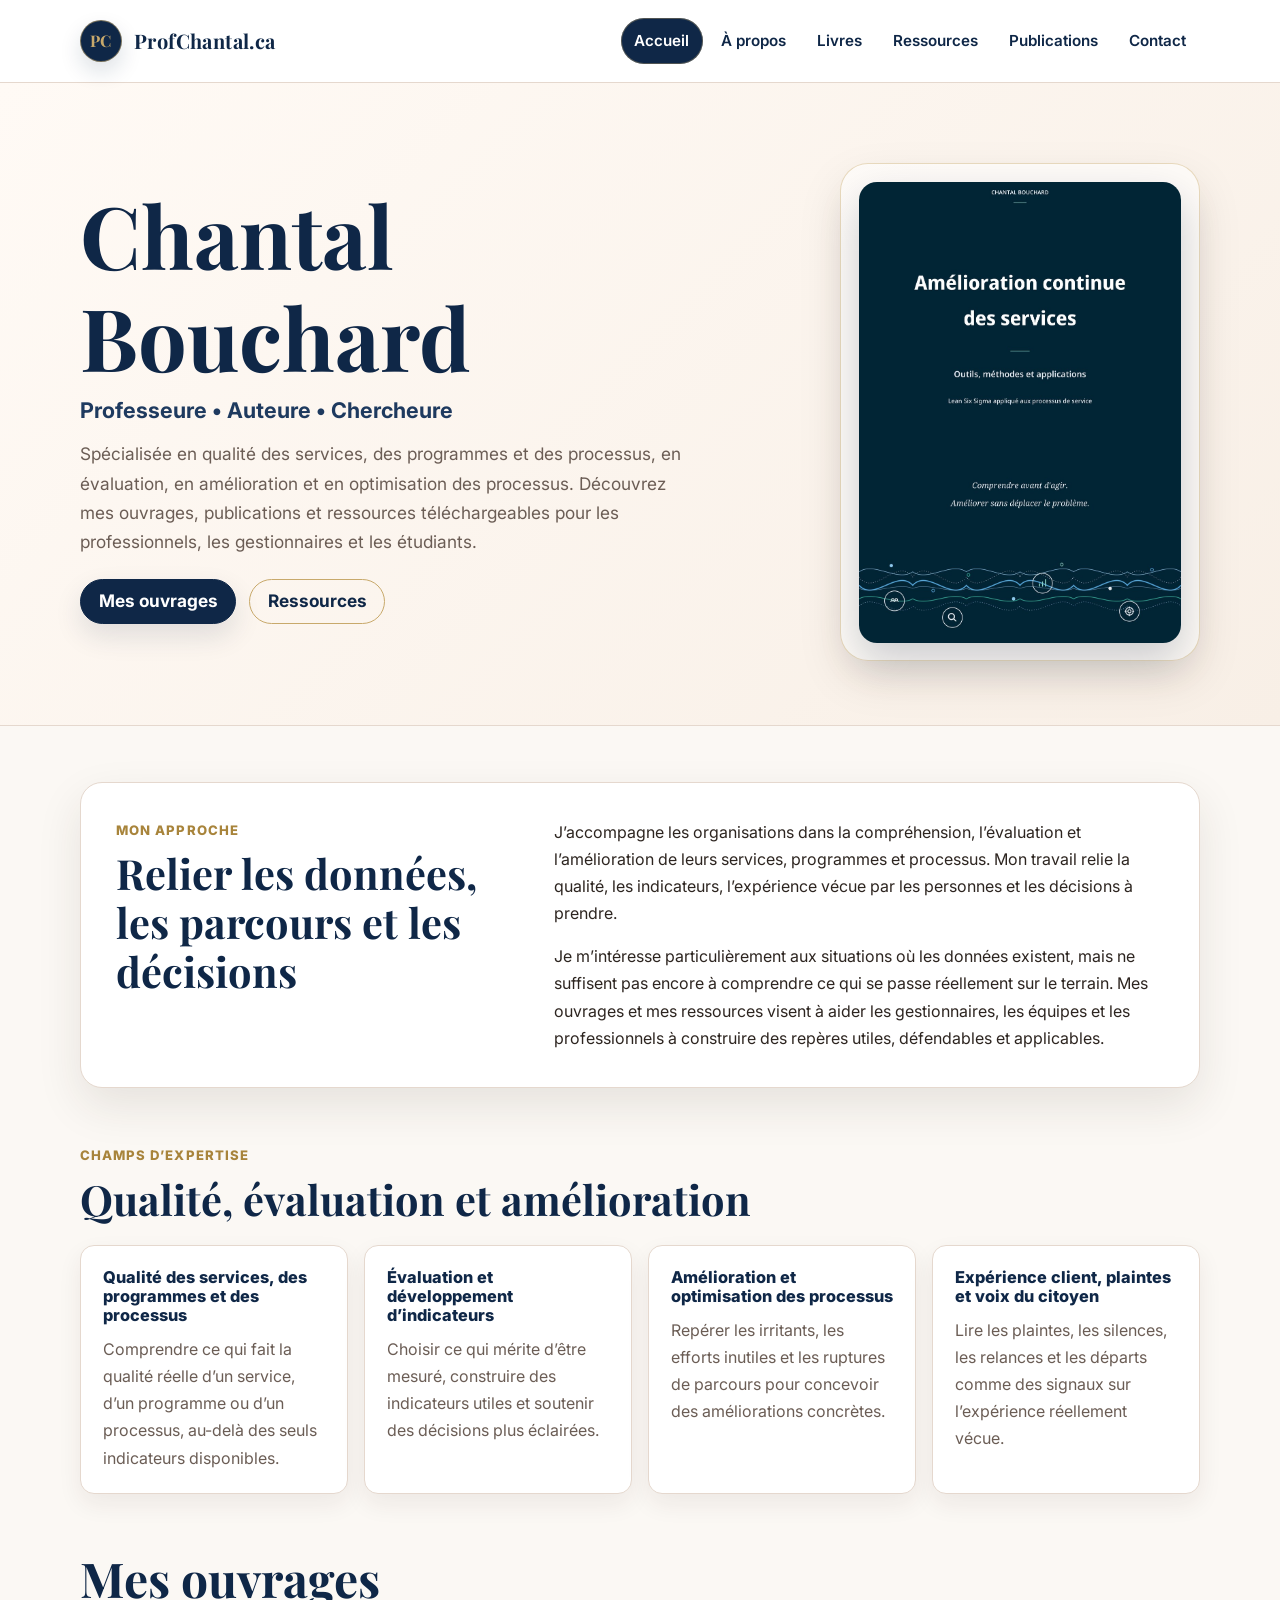
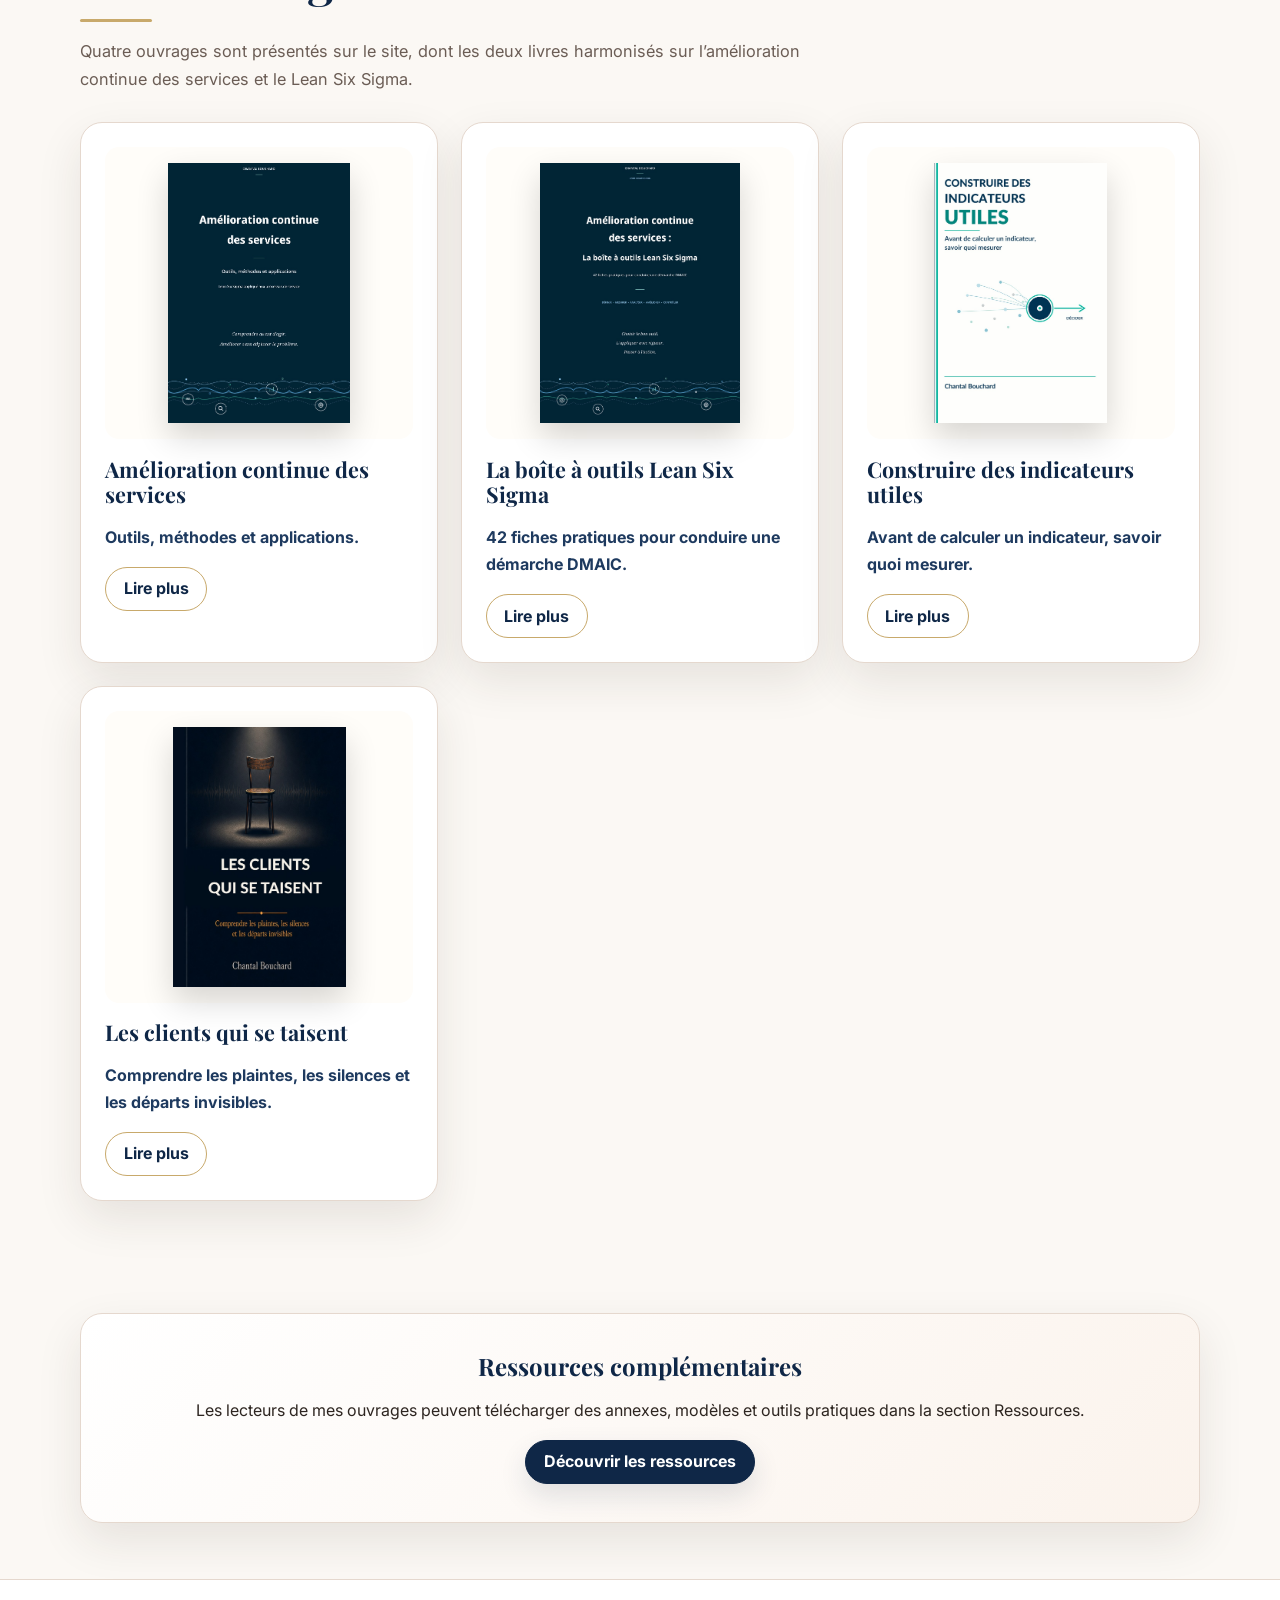
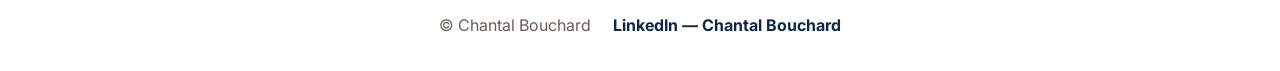
<file: index.html>
<!DOCTYPE html>
<html lang="fr">
<head>
    <meta charset="UTF-8">
    <meta name="viewport" content="width=device-width, initial-scale=1.0">
    <link rel="preconnect" href="https://fonts.googleapis.com">
    <link rel="preconnect" href="https://fonts.gstatic.com" crossorigin>
    <link href="https://fonts.googleapis.com/css2?family=Inter:wght@300;400;500;600;700&family=Playfair+Display:wght@600;700&display=swap" rel="stylesheet">
    <title>Accueil | ProfChantal.ca</title>
    <link rel="stylesheet" href="style.css?v=20">
</head>
<body>
    <header class="site-header">
        <div class="container header-inner">
            <a href="index.html" class="brand" aria-label="Accueil ProfChantal.ca">
                <span class="brand-mark">PC</span>
                <span class="brand-text">ProfChantal.ca</span>
            </a>
            <button class="nav-toggle" type="button" aria-expanded="false" aria-label="Ouvrir le menu">
                <span class="hamburger"></span>
            </button>
            <nav class="main-nav" aria-label="Navigation principale">
                <a href="index.html" class="nav-link active">Accueil</a>
                <a href="pages/apropos.html" class="nav-link">À propos</a>
                <a href="pages/livres.html" class="nav-link">Livres</a>
                <a href="pages/ressources.html" class="nav-link">Ressources</a>
                <a href="pages/publications.html" class="nav-link">Publications</a>
                <a href="pages/contact.html" class="nav-link">Contact</a>
            </nav>
        </div>
    </header>

    <main>
        <section class="hero banner-hero">
            <div class="container hero-content">
                <div class="hero-text">
                    <h1>Chantal Bouchard</h1>
                    <h2>Professeure • Auteure • Chercheure</h2>
                    <p>Spécialisée en qualité des services, des programmes et des processus, en évaluation, en amélioration et en optimisation des processus. Découvrez mes ouvrages, publications et ressources téléchargeables pour les professionnels, les gestionnaires et les étudiants.</p>
                    <p class="hero-cta">
                        <a href="pages/livres.html" class="btn btn-primary">Mes ouvrages</a>
                        <a href="pages/ressources.html" class="btn btn-secondary">Ressources</a>
                    </p>
                </div>
                <div class="hero-visual hero-book-showcase" aria-label="Couverture du livre Amélioration continue des services">
                    <img src="assets/images/amelioration-continue-des-services.jpg?v=20" alt="Couverture du livre Amélioration continue des services">
                </div>
            </div>
        </section>

        <section class="approach-section container">
            <div class="approach-card">
                <div>
                    <p class="section-kicker">Mon approche</p>
                    <h2>Relier les données, les parcours et les décisions</h2>
                </div>
                <div class="approach-text">
                    <p>J’accompagne les organisations dans la compréhension, l’évaluation et l’amélioration de leurs services, programmes et processus. Mon travail relie la qualité, les indicateurs, l’expérience vécue par les personnes et les décisions à prendre.</p>
                    <p>Je m’intéresse particulièrement aux situations où les données existent, mais ne suffisent pas encore à comprendre ce qui se passe réellement sur le terrain. Mes ouvrages et mes ressources visent à aider les gestionnaires, les équipes et les professionnels à construire des repères utiles, défendables et applicables.</p>
                </div>
            </div>
        </section>

        <section class="expertise-section container" aria-labelledby="expertise-title">
            <div class="section-heading">
                <p class="section-kicker">Champs d’expertise</p>
                <h2 id="expertise-title">Qualité, évaluation et amélioration</h2>
            </div>
            <div class="expertise-grid">
                <article class="expertise-card">
                    <h3>Qualité des services, des programmes et des processus</h3>
                    <p>Comprendre ce qui fait la qualité réelle d’un service, d’un programme ou d’un processus, au-delà des seuls indicateurs disponibles.</p>
                </article>
                <article class="expertise-card">
                    <h3>Évaluation et développement d’indicateurs</h3>
                    <p>Choisir ce qui mérite d’être mesuré, construire des indicateurs utiles et soutenir des décisions plus éclairées.</p>
                </article>
                <article class="expertise-card">
                    <h3>Amélioration et optimisation des processus</h3>
                    <p>Repérer les irritants, les efforts inutiles et les ruptures de parcours pour concevoir des améliorations concrètes.</p>
                </article>
                <article class="expertise-card">
                    <h3>Expérience client, plaintes et voix du citoyen</h3>
                    <p>Lire les plaintes, les silences, les relances et les départs comme des signaux sur l’expérience réellement vécue.</p>
                </article>
            </div>
        </section>

        <section class="featured-books container">
            <h2>Mes ouvrages</h2>
            <p class="section-intro">Quatre ouvrages sont présentés sur le site, dont les deux livres harmonisés sur l’amélioration continue des services et le Lean Six Sigma.</p>
            <div class="books-preview">
                <article class="book-preview">
                    <div class="book-preview-cover">
                        <img src="assets/images/amelioration-continue-des-services.jpg?v=20" alt="Amélioration continue des services" loading="lazy">
                    </div>
                    <h3>Amélioration continue des services</h3>
                    <p class="book-preview-tagline">Outils, méthodes et applications.</p>
                    <a href="pages/livres.html#amelioration" class="btn btn-secondary">Lire plus</a>
                </article>

                <article class="book-preview">
                    <div class="book-preview-cover">
                        <img src="assets/images/livre-compagnon-boite-outils-lean-six-sigma.jpg?v=20" alt="Livre compagnon : La boîte à outils Lean Six Sigma" loading="lazy">
                    </div>
                    <h3>La boîte à outils Lean Six Sigma</h3>
                    <p class="book-preview-tagline">42 fiches pratiques pour conduire une démarche DMAIC.</p>
                    <a href="pages/livres.html#livre-compagnon" class="btn btn-secondary">Lire plus</a>
                </article>

                <article class="book-preview">
                    <div class="book-preview-cover">
                        <img src="assets/images/construire-des-indicateurs-utiles.jpg" alt="Construire des indicateurs utiles" loading="lazy">
                    </div>
                    <h3>Construire des indicateurs utiles</h3>
                    <p class="book-preview-tagline">Avant de calculer un indicateur, savoir quoi mesurer.</p>
                    <a href="pages/livres.html#indicateurs" class="btn btn-secondary">Lire plus</a>
                </article>

                <article class="book-preview">
                    <div class="book-preview-cover">
                        <img src="assets/images/les-clients-qui-se-taisent.jpg" alt="Les clients qui se taisent" loading="lazy">
                    </div>
                    <h3>Les clients qui se taisent</h3>
                    <p class="book-preview-tagline">Comprendre les plaintes, les silences et les départs invisibles.</p>
                    <a href="pages/livres.html#clients" class="btn btn-secondary">Lire plus</a>
                </article>
            </div>
        </section>

        <section class="cta-section container">
            <div class="cta-content">
                <h2>Ressources complémentaires</h2>
                <p>Les lecteurs de mes ouvrages peuvent télécharger des annexes, modèles et outils pratiques dans la section Ressources.</p>
                <a href="pages/ressources.html" class="btn btn-primary">Découvrir les ressources</a>
            </div>
        </section>
    </main>

    <footer class="site-footer">
        <div class="container footer-inner">
            <p>© Chantal Bouchard</p>
            <p class="footer-links"><a href="https://www.linkedin.com/in/chantal-bouchard-qualite/" target="_blank" rel="noopener noreferrer">LinkedIn — Chantal Bouchard</a></p>
        </div>
    </footer>
    <script src="assets/js/main.js?v=20" defer></script>


    <script type="application/ld+json">
    {
      "@context": "https://schema.org",
      "@type": "Book",
      "name": "Amélioration continue des services : Outils, méthodes et applications",
      "author": { "@type": "Person", "name": "Chantal Bouchard" },
      "description": "Ouvrage de référence structuré autour du DMAIC pour comprendre, analyser et améliorer les processus de service avec rigueur.",
      "inLanguage": "fr",
      "isbn": "978-2-9825289-8-7",
      "url": "https://www.profchantal.ca/pages/livres.html#amelioration",
      "image": "https://www.profchantal.ca/assets/images/amelioration-continue-des-services.jpg",
      "offers": { "@type": "Offer", "url": "https://www.amazon.ca/-/fr/dp/2982528983", "availability": "https://schema.org/InStock" }
    }
    </script>



    <script type="application/ld+json">
    {
      "@context": "https://schema.org",
      "@type": "Book",
      "name": "Amélioration continue des services : La boîte à outils Lean Six Sigma",
      "alternateName": "Livre compagnon - La boîte à outils Lean Six Sigma des services",
      "author": { "@type": "Person", "name": "Chantal Bouchard" },
      "description": "Livre compagnon rassemblant 42 fiches pratiques organisées selon les cinq phases du DMAIC.",
      "inLanguage": "fr",
      "isbn": "978-2-9825438-0-5",
      "url": "https://www.profchantal.ca/pages/livres.html#livre-compagnon",
      "image": "https://www.profchantal.ca/assets/images/livre-compagnon-boite-outils-lean-six-sigma.jpg",
      "offers": { "@type": "Offer", "url": "https://www.amazon.ca/-/fr/dp/298254380X", "availability": "https://schema.org/InStock" }
    }
    </script>

    <script type="application/ld+json">
    {
      "@context": "https://schema.org",
      "@type": "Book",
      "name": "Construire des indicateurs utiles",
      "author": { "@type": "Person", "name": "Chantal Bouchard" },
      "description": "Un guide pratique pour concevoir des indicateurs pertinents, utiles à la décision et adaptés au contexte organisationnel.",
      "inLanguage": "fr",
      "url": "https://www.profchantal.ca/pages/livres.html#indicateurs",
      "image": "https://www.profchantal.ca/assets/images/construire-des-indicateurs-utiles.jpg",
      "offers": { "@type": "Offer", "url": "https://www.amazon.ca/-/fr/dp/2982528975/", "availability": "https://schema.org/InStock" }
    }
    </script>

    <script type="application/ld+json">
    {
      "@context": "https://schema.org",
      "@type": "Book",
      "name": "Les clients qui se taisent",
      "author": { "@type": "Person", "name": "Chantal Bouchard" },
      "description": "Ouvrage consacré à la compréhension du comportement des clients insatisfaits, des plaintes, des silences et des départs invisibles.",
      "inLanguage": "fr",
      "url": "https://www.profchantal.ca/pages/livres.html#clients",
      "image": "https://www.profchantal.ca/assets/images/les-clients-qui-se-taisent.jpg",
      "offers": { "@type": "Offer", "url": "https://www.amazon.ca/dp/2982528967", "availability": "https://schema.org/InStock" }
    }
    </script>
</body>
</html>
</file>
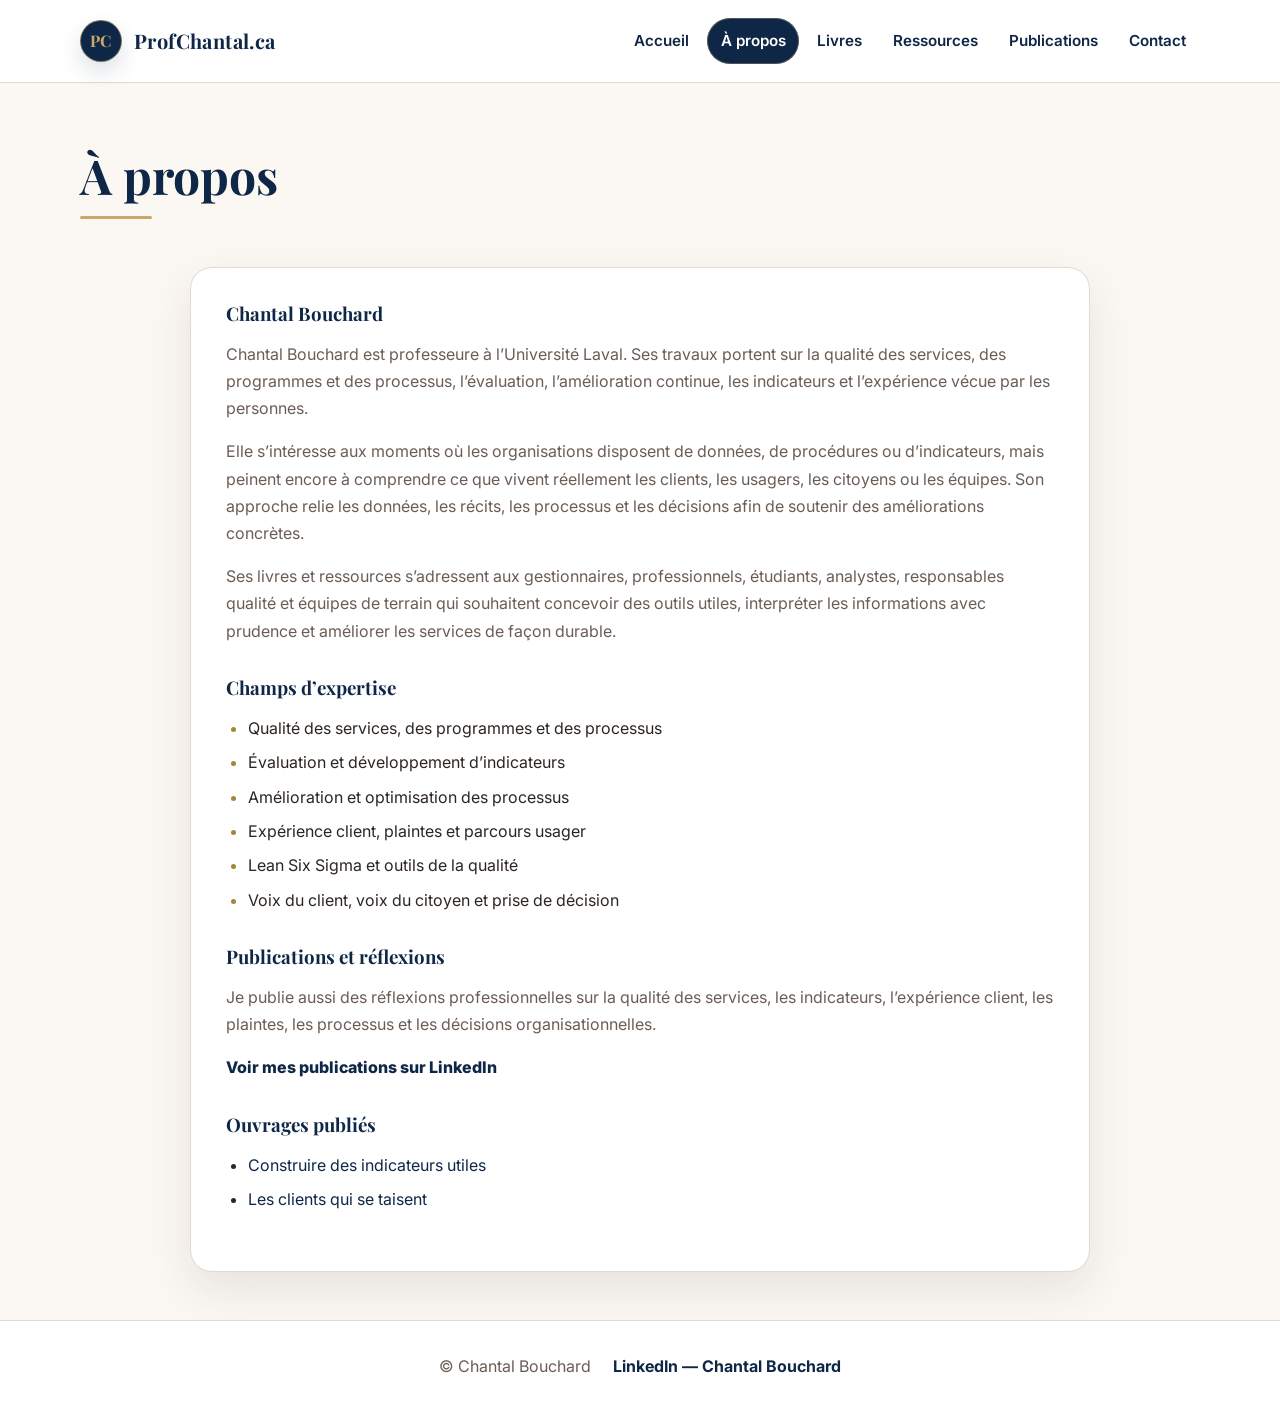
<file: pages/apropos.html>
<!DOCTYPE html>
<html lang="fr">
<head>
    <meta charset="UTF-8">
    <meta name="viewport" content="width=device-width, initial-scale=1.0">
    <link rel="preconnect" href="https://fonts.googleapis.com">
    <link rel="preconnect" href="https://fonts.gstatic.com" crossorigin>
    <link href="https://fonts.googleapis.com/css2?family=Inter:wght@300;400;500;600;700&family=Playfair+Display:wght@600;700&display=swap" rel="stylesheet">
    <title>À propos | ProfChantal.ca</title>
    <link rel="stylesheet" href="../style.css?v=16">
</head>
<body>
    <header class="site-header">
        <div class="container header-inner">
            <a href="../index.html" class="brand" aria-label="Accueil ProfChantal.ca">
                <span class="brand-mark">PC</span>
                <span class="brand-text">ProfChantal.ca</span>
            </a>
            <button class="nav-toggle" type="button" aria-expanded="false" aria-label="Ouvrir le menu">
                <span class="hamburger"></span>
            </button>
            <nav class="main-nav" aria-label="Navigation principale">
                <a href="../index.html" class="nav-link">Accueil</a>
                <a href="apropos.html" class="nav-link active">À propos</a>
                <a href="livres.html" class="nav-link">Livres</a>
                <a href="ressources.html" class="nav-link">Ressources</a>
                <a href="publications.html" class="nav-link">Publications</a>
                <a href="contact.html" class="nav-link">Contact</a>
            </nav>
        </div>
    </header>

    <main>
        <section class="page-intro">
            <h2>À propos</h2>
        </section>

        <section class="content-section">
            <h3>Chantal Bouchard</h3>
            <p>Chantal Bouchard est professeure à l’Université Laval. Ses travaux portent sur la qualité des services, des programmes et des processus, l’évaluation, l’amélioration continue, les indicateurs et l’expérience vécue par les personnes.</p>
            <p>Elle s’intéresse aux moments où les organisations disposent de données, de procédures ou d’indicateurs, mais peinent encore à comprendre ce que vivent réellement les clients, les usagers, les citoyens ou les équipes. Son approche relie les données, les récits, les processus et les décisions afin de soutenir des améliorations concrètes.</p>
            <p>Ses livres et ressources s’adressent aux gestionnaires, professionnels, étudiants, analystes, responsables qualité et équipes de terrain qui souhaitent concevoir des outils utiles, interpréter les informations avec prudence et améliorer les services de façon durable.</p>

            <h3>Champs d’expertise</h3>
            <ul class="expertise-list">
                <li>Qualité des services, des programmes et des processus</li>
                <li>Évaluation et développement d’indicateurs</li>
                <li>Amélioration et optimisation des processus</li>
                <li>Expérience client, plaintes et parcours usager</li>
                <li>Lean Six Sigma et outils de la qualité</li>
                <li>Voix du client, voix du citoyen et prise de décision</li>
            </ul>

            <h3>Publications et réflexions</h3>
            <p>Je publie aussi des réflexions professionnelles sur la qualité des services, les indicateurs, l’expérience client, les plaintes, les processus et les décisions organisationnelles.</p>
            <p><a href="https://www.linkedin.com/in/chantal-bouchard-qualite/" target="_blank" rel="noopener noreferrer" class="text-link-strong">Voir mes publications sur LinkedIn</a></p>

            <h3>Ouvrages publiés</h3>
            <ul>
                <li><a href="livres.html#indicateurs">Construire des indicateurs utiles</a></li>
                <li><a href="livres.html#clients">Les clients qui se taisent</a></li>
            </ul>
        </section>
    </main>

    <footer class="site-footer">
        <div class="container footer-inner">
            <p>© Chantal Bouchard</p>
            <p class="footer-links"><a href="https://www.linkedin.com/in/chantal-bouchard-qualite/" target="_blank" rel="noopener noreferrer">LinkedIn — Chantal Bouchard</a></p>
        </div>
    </footer>
    <script src="../assets/js/main.js?v=16" defer></script>
</body>
</html>
</file>
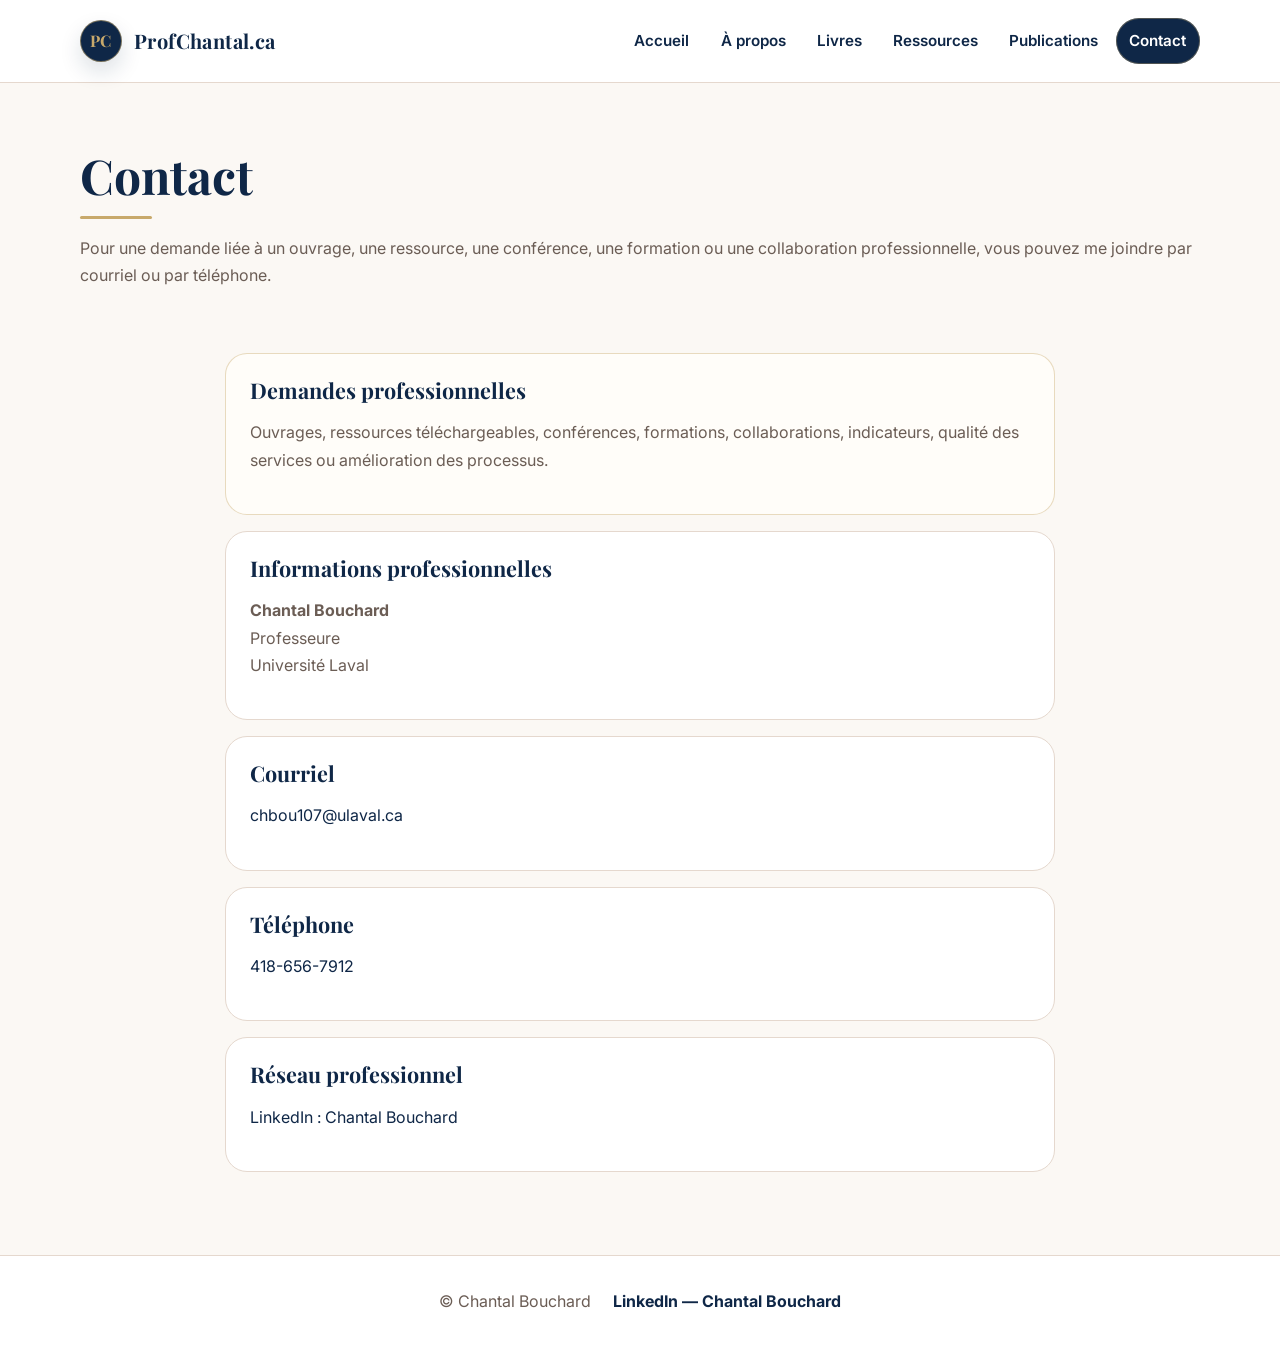
<file: pages/contact.html>
<!DOCTYPE html>
<html lang="fr">
<head>
    <meta charset="UTF-8">
    <meta name="viewport" content="width=device-width, initial-scale=1.0">
    <link rel="preconnect" href="https://fonts.googleapis.com">
    <link rel="preconnect" href="https://fonts.gstatic.com" crossorigin>
    <link href="https://fonts.googleapis.com/css2?family=Inter:wght@300;400;500;600;700&family=Playfair+Display:wght@600;700&display=swap" rel="stylesheet">
    <title>Contact | ProfChantal.ca</title>
    <link rel="stylesheet" href="../style.css?v=16">
</head>
<body>
    <header class="site-header">
        <div class="container header-inner">
            <a href="../index.html" class="brand" aria-label="Accueil ProfChantal.ca">
                <span class="brand-mark">PC</span>
                <span class="brand-text">ProfChantal.ca</span>
            </a>
            <button class="nav-toggle" type="button" aria-expanded="false" aria-label="Ouvrir le menu">
                <span class="hamburger"></span>
            </button>
            <nav class="main-nav" aria-label="Navigation principale">
                <a href="../index.html" class="nav-link">Accueil</a>
                <a href="apropos.html" class="nav-link">À propos</a>
                <a href="livres.html" class="nav-link">Livres</a>
                <a href="ressources.html" class="nav-link">Ressources</a>
                <a href="publications.html" class="nav-link">Publications</a>
                <a href="contact.html" class="nav-link active">Contact</a>
            </nav>
        </div>
    </header>

    <main>
        <section class="page-intro">
            <h2>Contact</h2>
            <p>Pour une demande liée à un ouvrage, une ressource, une conférence, une formation ou une collaboration professionnelle, vous pouvez me joindre par courriel ou par téléphone.</p>
        </section>

        <section class="content-section contact-info">
            <div class="contact-card contact-card-intro">
                <h4>Demandes professionnelles</h4>
                <p>Ouvrages, ressources téléchargeables, conférences, formations, collaborations, indicateurs, qualité des services ou amélioration des processus.</p>
            </div>

            <div class="contact-card">
                <h4>Informations professionnelles</h4>
                <p><strong>Chantal Bouchard</strong><br>Professeure<br>Université Laval</p>
            </div>

            <div class="contact-card">
                <h4>Courriel</h4>
                <p><a href="mailto:chbou107@ulaval.ca">chbou107@ulaval.ca</a></p>
            </div>

            <div class="contact-card">
                <h4>Téléphone</h4>
                <p><a href="tel:+14186567912">418-656-7912</a></p>
            </div>

            <div class="contact-card">
                <h4>Réseau professionnel</h4>
                <p><a href="https://www.linkedin.com/in/chantal-bouchard-qualite/" target="_blank" rel="noopener noreferrer">LinkedIn : Chantal Bouchard</a></p>
            </div>
        </section>
    </main>

    <footer class="site-footer">
        <div class="container footer-inner">
            <p>© Chantal Bouchard</p>
            <p class="footer-links"><a href="https://www.linkedin.com/in/chantal-bouchard-qualite/" target="_blank" rel="noopener noreferrer">LinkedIn — Chantal Bouchard</a></p>
        </div>
    </footer>
    <script src="../assets/js/main.js?v=16" defer></script>
</body>
</html>
</file>
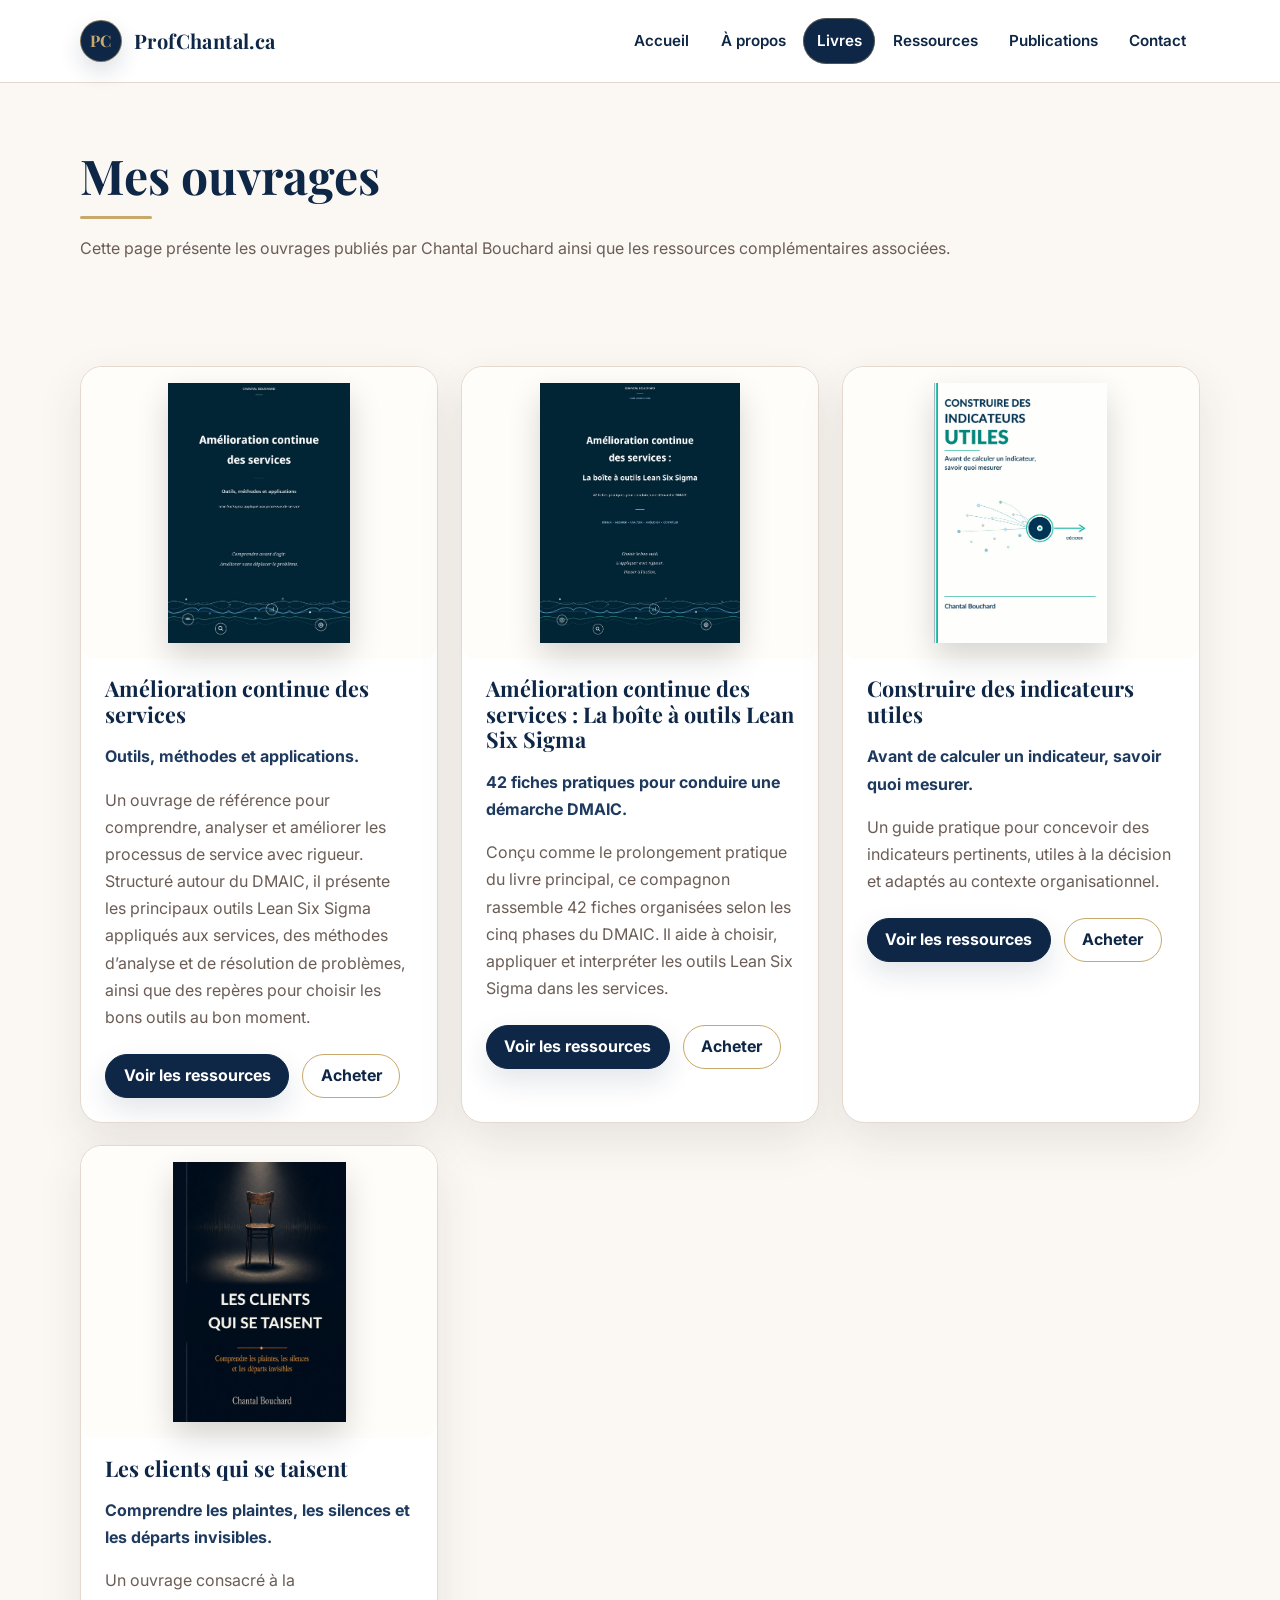
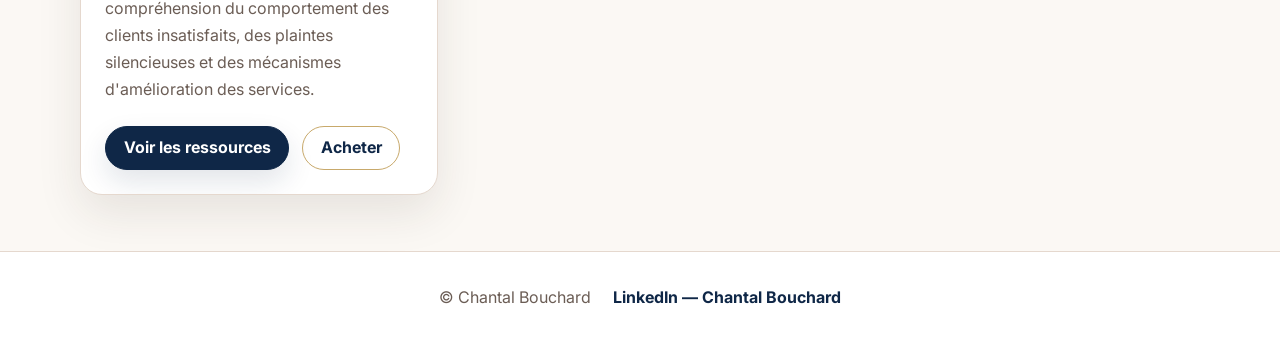
<file: pages/livres.html>
<!DOCTYPE html>
<html lang="fr">
<head>
    <meta charset="UTF-8">
    <meta name="viewport" content="width=device-width, initial-scale=1.0">
    <link rel="preconnect" href="https://fonts.googleapis.com">
    <link rel="preconnect" href="https://fonts.gstatic.com" crossorigin>
    <link href="https://fonts.googleapis.com/css2?family=Inter:wght@300;400;500;600;700&family=Playfair+Display:wght@600;700&display=swap" rel="stylesheet">
    <title>Livres | ProfChantal.ca</title>
    <link rel="stylesheet" href="../style.css?v=16">
</head>
<body>
    <header class="site-header">
        <div class="container header-inner">
            <a href="../index.html" class="brand" aria-label="Accueil ProfChantal.ca">
                <span class="brand-mark">PC</span>
                <span class="brand-text">ProfChantal.ca</span>
            </a>
            <button class="nav-toggle" type="button" aria-expanded="false" aria-label="Ouvrir le menu">
                <span class="hamburger"></span>
            </button>
            <nav class="main-nav" aria-label="Navigation principale">
                <a href="../index.html" class="nav-link">Accueil</a>
                <a href="apropos.html" class="nav-link">À propos</a>
                <a href="livres.html" class="nav-link active">Livres</a>
                <a href="ressources.html" class="nav-link">Ressources</a>
                <a href="publications.html" class="nav-link">Publications</a>
                <a href="contact.html" class="nav-link">Contact</a>
            </nav>
        </div>
    </header>

    <main>
        <section class="page-intro">
            <h2>Mes ouvrages</h2>
            <p>Cette page présente les ouvrages publiés par Chantal Bouchard ainsi que les ressources complémentaires associées.</p>
        </section>

        <section class="books-grid">
            <article class="book-card" id="amelioration">
                <div class="book-cover-placeholder">
                    <img src="../assets/images/amelioration-continue-des-services.jpg?v=16" alt="Couverture : Amélioration continue des services" loading="lazy">
                </div>
                <div class="book-content">
                    <h3>Amélioration continue des services</h3>
                    <p class="book-tagline">Outils, méthodes et applications.</p>
                    <p class="book-description">Un ouvrage de référence pour comprendre, analyser et améliorer les processus de service avec rigueur. Structuré autour du DMAIC, il présente les principaux outils Lean Six Sigma appliqués aux services, des méthodes d’analyse et de résolution de problèmes, ainsi que des repères pour choisir les bons outils au bon moment.</p>
                    <div class="book-actions">
                        <a href="ressources.html#amelioration" class="btn btn-primary">Voir les ressources</a>
                        <a href="https://www.amazon.ca/-/fr/dp/2982528983" class="btn btn-outline" target="_blank" rel="noopener noreferrer">Acheter</a>
                    </div>
                </div>
            </article>


            <article class="book-card" id="livre-compagnon">
                <div class="book-cover-placeholder">
                    <img src="../assets/images/livre-compagnon-boite-outils-lean-six-sigma.jpg?v=16" alt="Couverture : La boîte à outils Lean Six Sigma" loading="lazy">
                </div>
                <div class="book-content">
                    <h3>Amélioration continue des services : La boîte à outils Lean Six Sigma</h3>
                    <p class="book-tagline">42 fiches pratiques pour conduire une démarche DMAIC.</p>
                    <p class="book-description">Conçu comme le prolongement pratique du livre principal, ce compagnon rassemble 42 fiches organisées selon les cinq phases du DMAIC. Il aide à choisir, appliquer et interpréter les outils Lean Six Sigma dans les services.</p>
                    <div class="book-actions">
                        <a href="ressources.html#livre-compagnon" class="btn btn-primary">Voir les ressources</a>
                        <a href="https://www.amazon.ca/-/fr/dp/298254380X" class="btn btn-outline" target="_blank" rel="noopener noreferrer">Acheter</a>
                    </div>
                </div>
            </article>

            <article class="book-card" id="indicateurs">
                <div class="book-cover-placeholder">
                    <img src="../assets/images/construire-des-indicateurs-utiles.jpg" alt="Couverture : Construire des indicateurs utiles" loading="lazy">
                </div>
                <div class="book-content">
                    <h3>Construire des indicateurs utiles</h3>
                    <p class="book-tagline">Avant de calculer un indicateur, savoir quoi mesurer.</p>
                    <p class="book-description">Un guide pratique pour concevoir des indicateurs pertinents, utiles à la décision et adaptés au contexte organisationnel.</p>
                    <div class="book-actions">
                        <a href="ressources.html#indicateurs" class="btn btn-primary">Voir les ressources</a>
                        <a href="https://www.amazon.ca/-/fr/dp/2982528975/" class="btn btn-outline" target="_blank" rel="noopener noreferrer">Acheter</a>
                    </div>
                </div>
            </article>

            <article class="book-card" id="clients">
                <div class="book-cover-placeholder">
                    <img src="../assets/images/les-clients-qui-se-taisent.jpg" alt="Couverture : Les clients qui se taisent" loading="lazy">
                </div>
                <div class="book-content">
                    <h3>Les clients qui se taisent</h3>
                    <p class="book-tagline">Comprendre les plaintes, les silences et les départs invisibles.</p>
                    <p class="book-description">Un ouvrage consacré à la compréhension du comportement des clients insatisfaits, des plaintes silencieuses et des mécanismes d'amélioration des services.</p>
                    <div class="book-actions">
                        <a href="ressources.html#clients" class="btn btn-primary">Voir les ressources</a>
                        <a href="https://www.amazon.ca/dp/2982528967" class="btn btn-outline" target="_blank" rel="noopener noreferrer">Acheter</a>
                    </div>
                </div>
            </article>
        </section>
    </main>

    <footer class="site-footer">
        <div class="container footer-inner">
            <p>© Chantal Bouchard</p>
            <p class="footer-links"><a href="https://www.linkedin.com/in/chantal-bouchard-qualite/" target="_blank" rel="noopener noreferrer">LinkedIn — Chantal Bouchard</a></p>
        </div>
    </footer>
    <script src="../assets/js/main.js?v=16" defer></script>
</body>
</html>
</file>
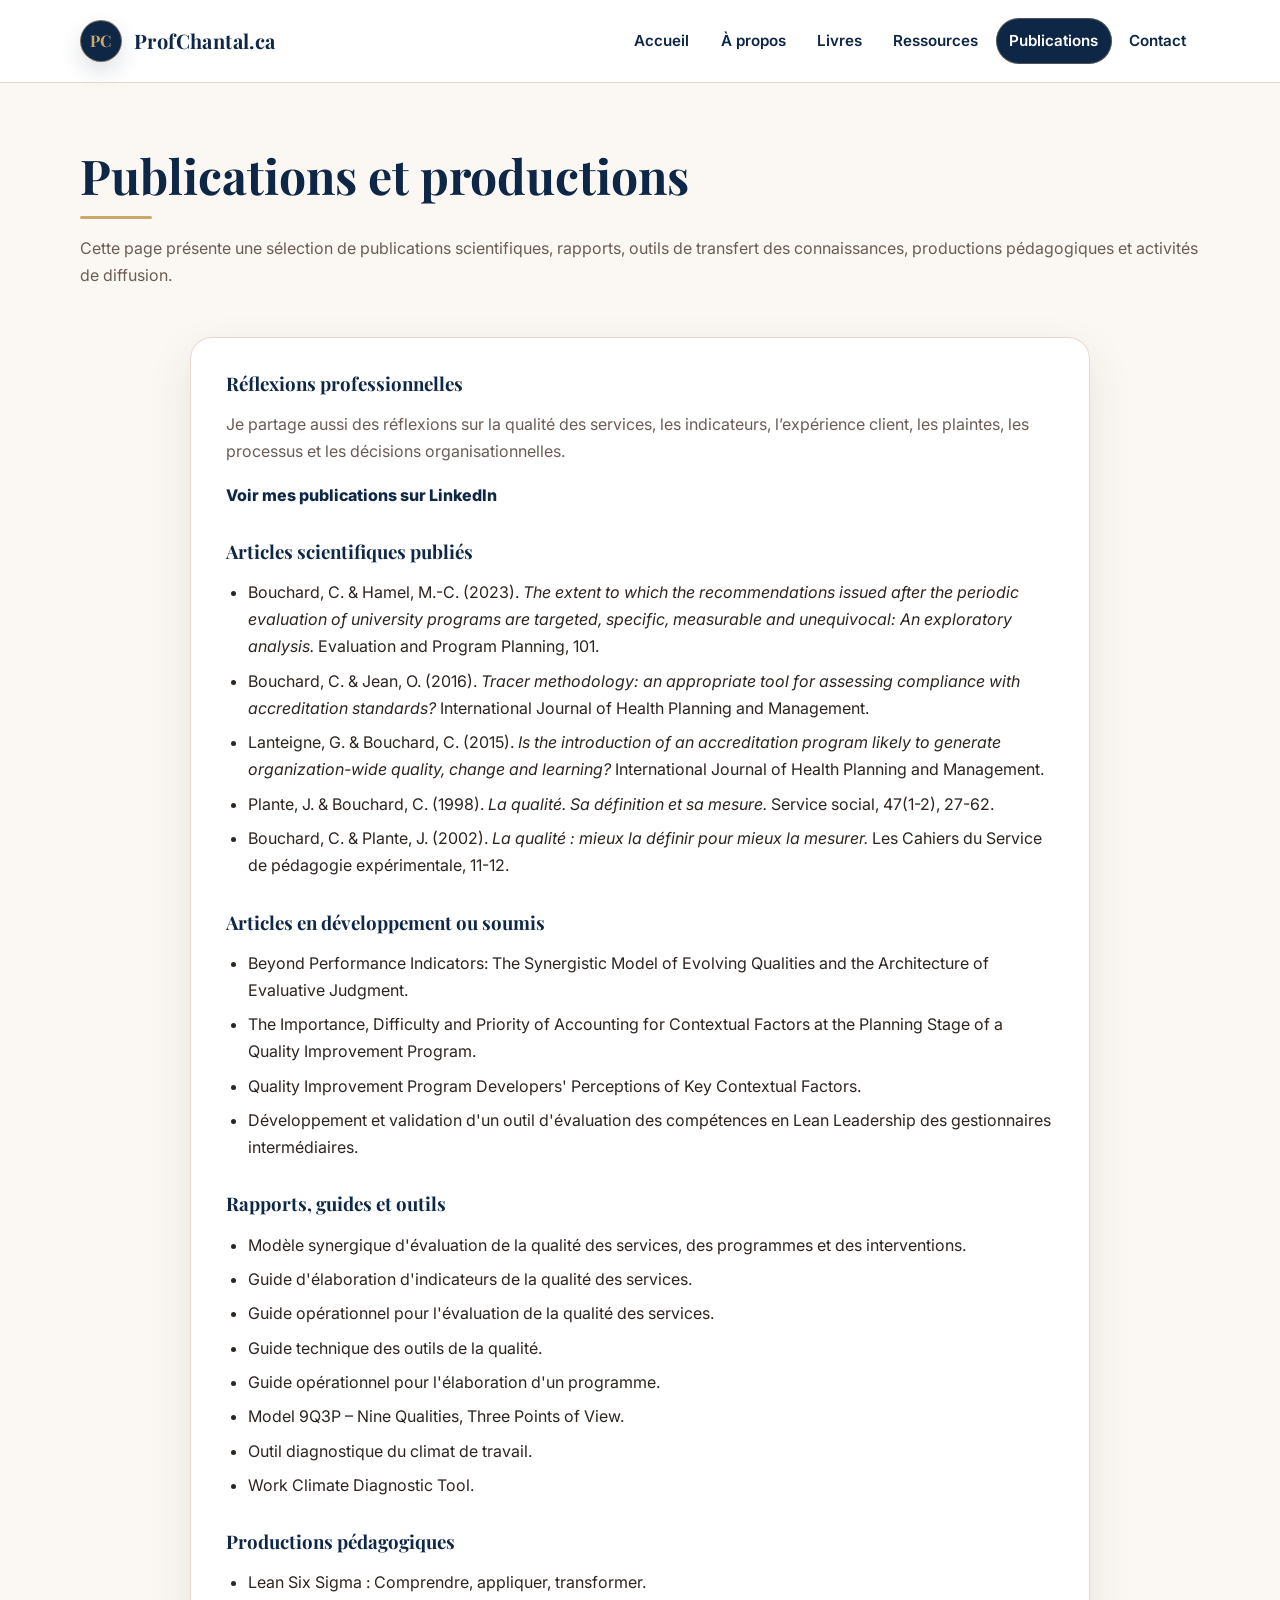
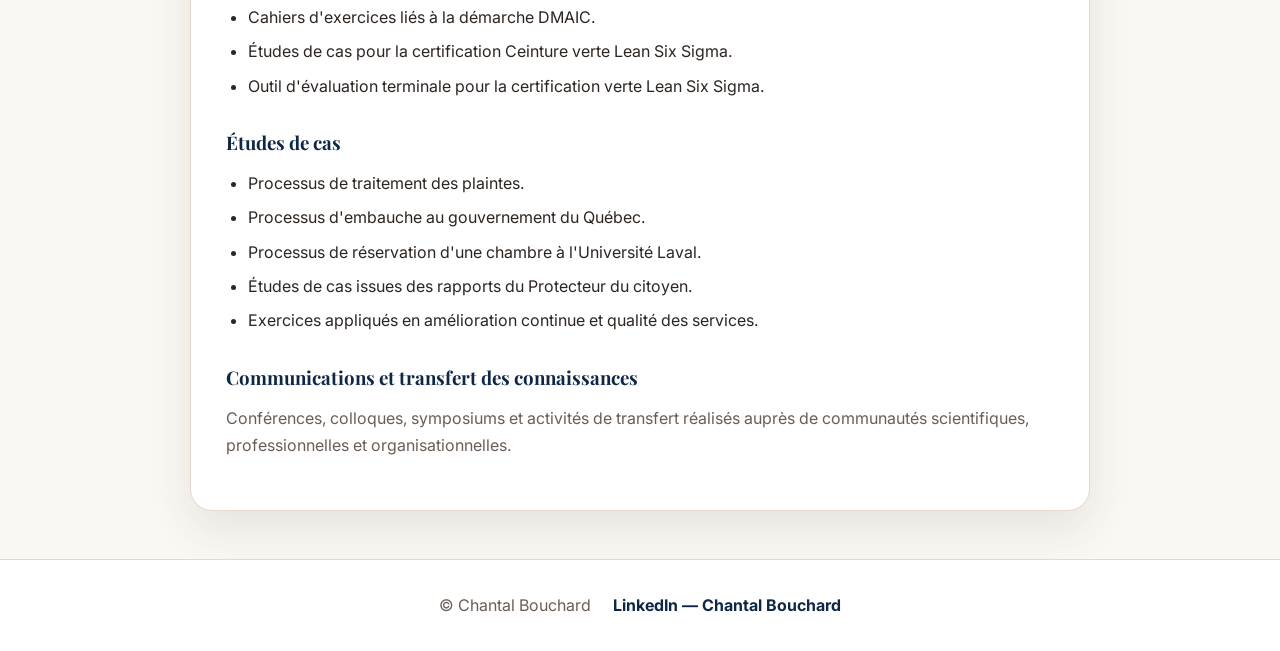
<file: pages/publications.html>
<!DOCTYPE html>
<html lang="fr">
<head>
    <meta charset="UTF-8">
    <meta name="viewport" content="width=device-width, initial-scale=1.0">
    <link rel="preconnect" href="https://fonts.googleapis.com">
    <link rel="preconnect" href="https://fonts.gstatic.com" crossorigin>
    <link href="https://fonts.googleapis.com/css2?family=Inter:wght@300;400;500;600;700&family=Playfair+Display:wght@600;700&display=swap" rel="stylesheet">
    <title>Publications | ProfChantal.ca</title>
    <link rel="stylesheet" href="../style.css?v=16">
</head>
<body>
    <header class="site-header">
        <div class="container header-inner">
            <a href="../index.html" class="brand" aria-label="Accueil ProfChantal.ca">
                <span class="brand-mark">PC</span>
                <span class="brand-text">ProfChantal.ca</span>
            </a>
            <button class="nav-toggle" type="button" aria-expanded="false" aria-label="Ouvrir le menu">
                <span class="hamburger"></span>
            </button>
            <nav class="main-nav" aria-label="Navigation principale">
                <a href="../index.html" class="nav-link">Accueil</a>
                <a href="apropos.html" class="nav-link">À propos</a>
                <a href="livres.html" class="nav-link">Livres</a>
                <a href="ressources.html" class="nav-link">Ressources</a>
                <a href="publications.html" class="nav-link active">Publications</a>
                <a href="contact.html" class="nav-link">Contact</a>
            </nav>
        </div>
    </header>

    <main>
        <section class="page-intro">
            <h2>Publications et productions</h2>
            <p>Cette page présente une sélection de publications scientifiques, rapports, outils de transfert des connaissances, productions pédagogiques et activités de diffusion.</p>
        </section>

        <section class="content-section">
            <h3>Réflexions professionnelles</h3>
            <p>Je partage aussi des réflexions sur la qualité des services, les indicateurs, l’expérience client, les plaintes, les processus et les décisions organisationnelles.</p>
            <p><a href="https://www.linkedin.com/in/chantal-bouchard-qualite/" target="_blank" rel="noopener noreferrer" class="text-link-strong">Voir mes publications sur LinkedIn</a></p>

            <h3>Articles scientifiques publiés</h3>
            <ul>
                <li>Bouchard, C. & Hamel, M.-C. (2023). <em>The extent to which the recommendations issued after the periodic evaluation of university programs are targeted, specific, measurable and unequivocal: An exploratory analysis.</em> Evaluation and Program Planning, 101.</li>
                <li>Bouchard, C. & Jean, O. (2016). <em>Tracer methodology: an appropriate tool for assessing compliance with accreditation standards?</em> International Journal of Health Planning and Management.</li>
                <li>Lanteigne, G. & Bouchard, C. (2015). <em>Is the introduction of an accreditation program likely to generate organization-wide quality, change and learning?</em> International Journal of Health Planning and Management.</li>
                <li>Plante, J. & Bouchard, C. (1998). <em>La qualité. Sa définition et sa mesure.</em> Service social, 47(1-2), 27-62.</li>
                <li>Bouchard, C. & Plante, J. (2002). <em>La qualité : mieux la définir pour mieux la mesurer.</em> Les Cahiers du Service de pédagogie expérimentale, 11-12.</li>
            </ul>

            <h3>Articles en développement ou soumis</h3>
            <ul>
                <li>Beyond Performance Indicators: The Synergistic Model of Evolving Qualities and the Architecture of Evaluative Judgment.</li>
                <li>The Importance, Difficulty and Priority of Accounting for Contextual Factors at the Planning Stage of a Quality Improvement Program.</li>
                <li>Quality Improvement Program Developers' Perceptions of Key Contextual Factors.</li>
                <li>Développement et validation d'un outil d'évaluation des compétences en Lean Leadership des gestionnaires intermédiaires.</li>
            </ul>

            <h3>Rapports, guides et outils</h3>
            <ul>
                <li>Modèle synergique d'évaluation de la qualité des services, des programmes et des interventions.</li>
                <li>Guide d'élaboration d'indicateurs de la qualité des services.</li>
                <li>Guide opérationnel pour l'évaluation de la qualité des services.</li>
                <li>Guide technique des outils de la qualité.</li>
                <li>Guide opérationnel pour l'élaboration d'un programme.</li>
                <li>Model 9Q3P – Nine Qualities, Three Points of View.</li>
                <li>Outil diagnostique du climat de travail.</li>
                <li>Work Climate Diagnostic Tool.</li>
            </ul>

            <h3>Productions pédagogiques</h3>
            <ul>
                <li>Lean Six Sigma : Comprendre, appliquer, transformer.</li>
                <li>Cahiers d'exercices liés à la démarche DMAIC.</li>
                <li>Études de cas pour la certification Ceinture verte Lean Six Sigma.</li>
                <li>Outil d'évaluation terminale pour la certification verte Lean Six Sigma.</li>
            </ul>

            <h3>Études de cas</h3>
            <ul>
                <li>Processus de traitement des plaintes.</li>
                <li>Processus d'embauche au gouvernement du Québec.</li>
                <li>Processus de réservation d'une chambre à l'Université Laval.</li>
                <li>Études de cas issues des rapports du Protecteur du citoyen.</li>
                <li>Exercices appliqués en amélioration continue et qualité des services.</li>
            </ul>

            <h3>Communications et transfert des connaissances</h3>
            <p>Conférences, colloques, symposiums et activités de transfert réalisés auprès de communautés scientifiques, professionnelles et organisationnelles.</p>
        </section>
    </main>

    <footer class="site-footer">
        <div class="container footer-inner">
            <p>© Chantal Bouchard</p>
            <p class="footer-links"><a href="https://www.linkedin.com/in/chantal-bouchard-qualite/" target="_blank" rel="noopener noreferrer">LinkedIn — Chantal Bouchard</a></p>
        </div>
    </footer>
    <script src="../assets/js/main.js?v=16" defer></script>
</body>
</html>
</file>
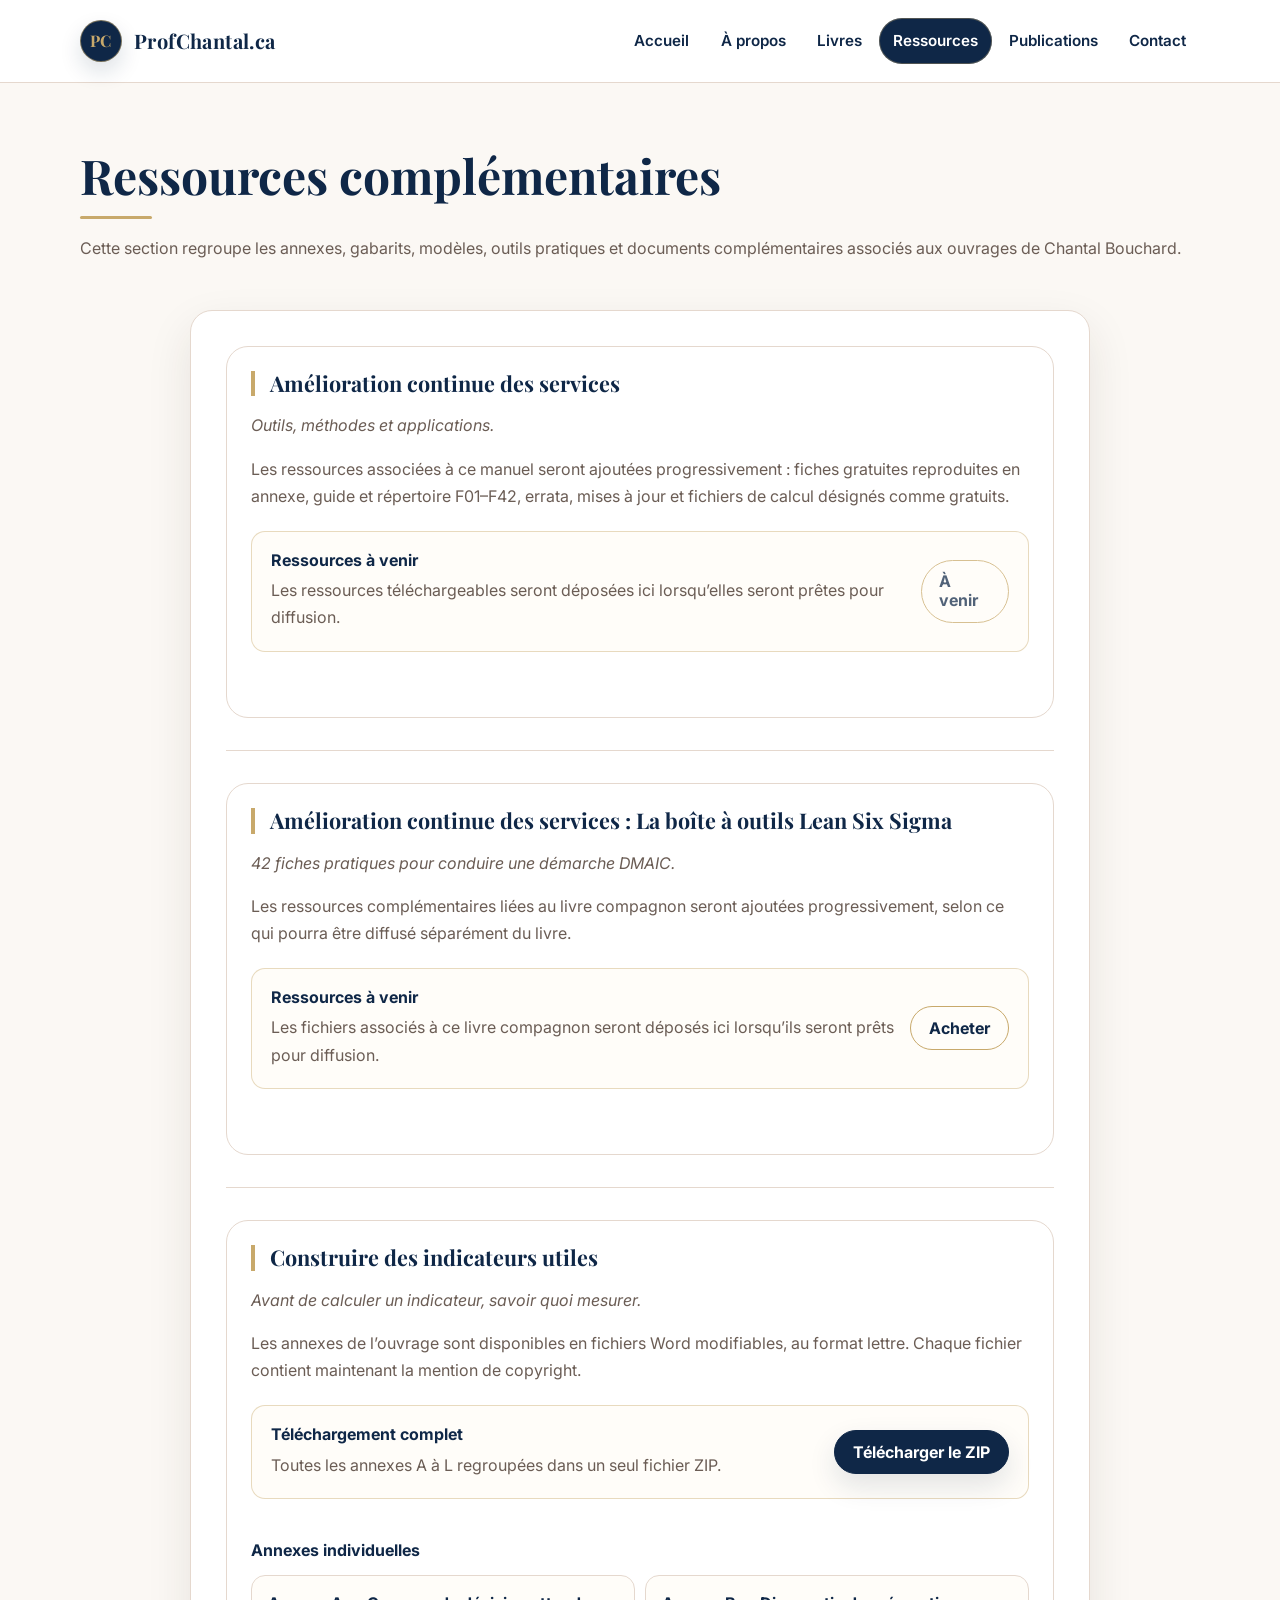
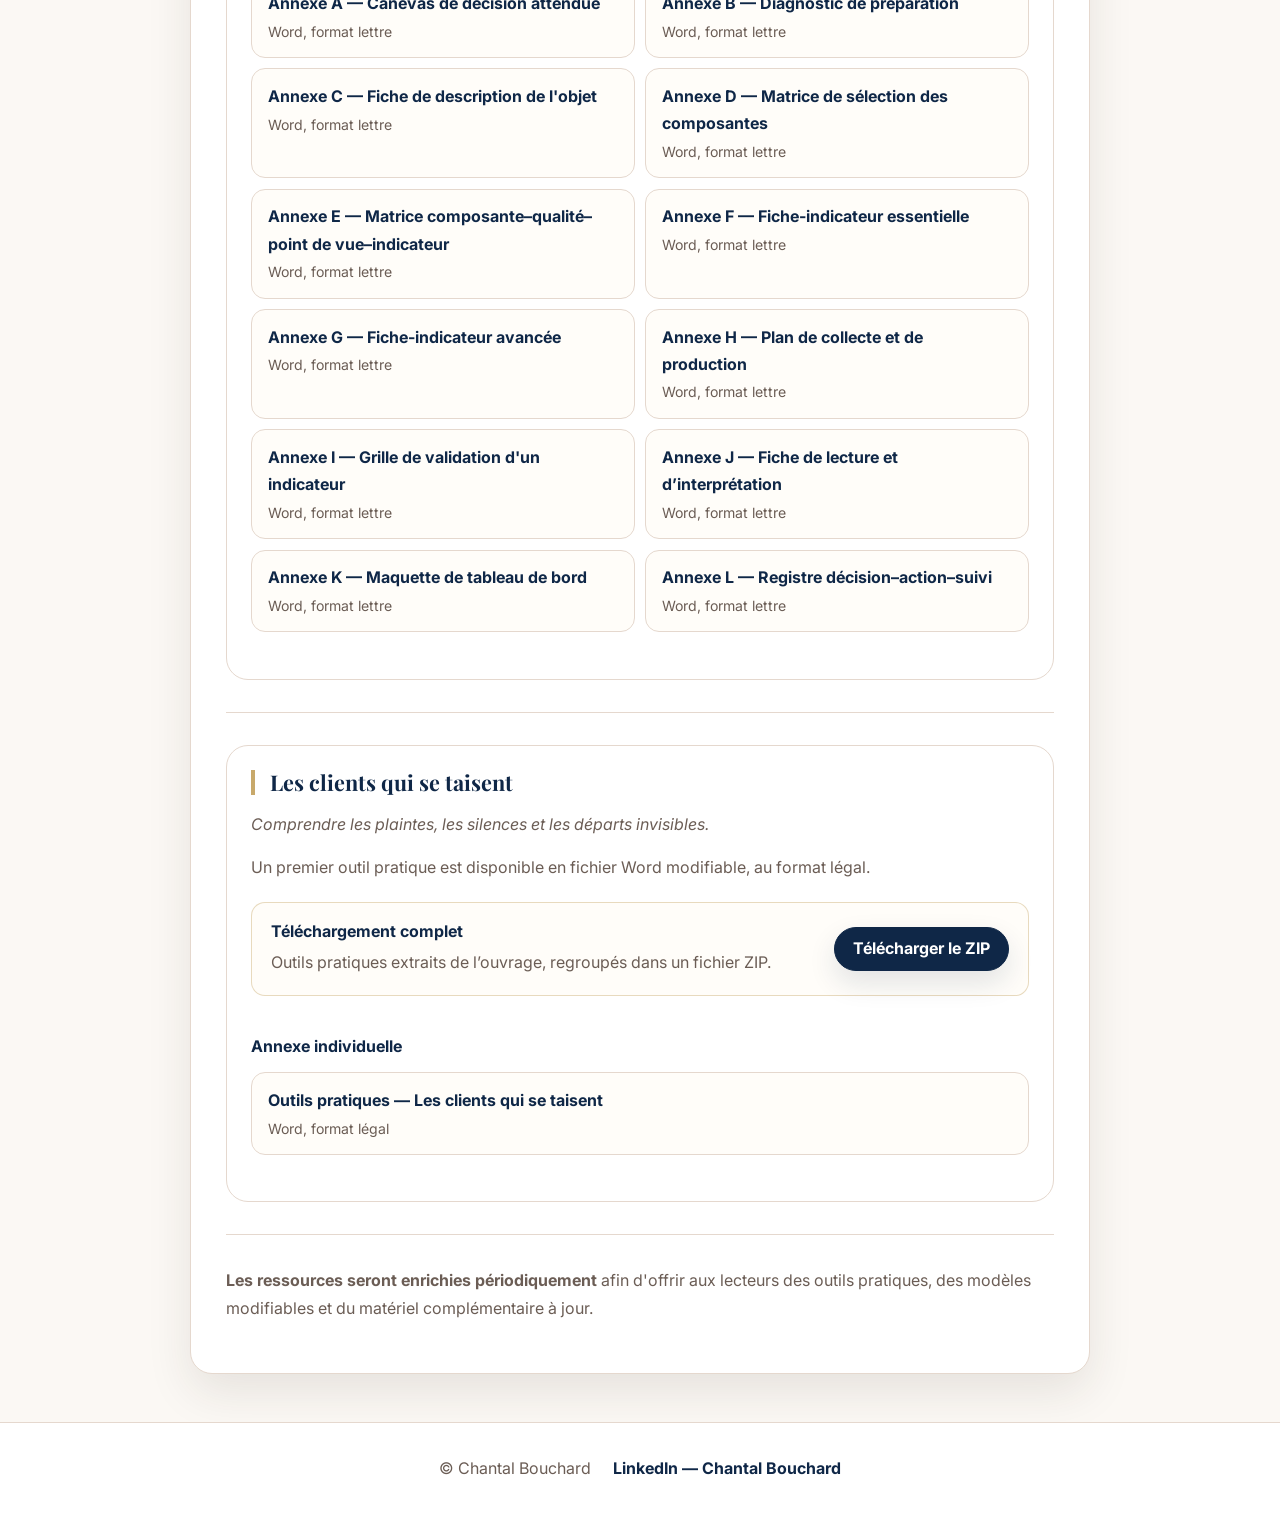
<file: pages/ressources.html>
<!DOCTYPE html>
<html lang="fr">
<head>
    <meta charset="UTF-8">
    <meta name="viewport" content="width=device-width, initial-scale=1.0">
    <link rel="preconnect" href="https://fonts.googleapis.com">
    <link rel="preconnect" href="https://fonts.gstatic.com" crossorigin>
    <link href="https://fonts.googleapis.com/css2?family=Inter:wght@300;400;500;600;700&family=Playfair+Display:wght@600;700&display=swap" rel="stylesheet">
    <title>Ressources complémentaires | ProfChantal.ca</title>
    <link rel="stylesheet" href="../style.css?v=16">
</head>
<body>
    <header class="site-header">
        <div class="container header-inner">
            <a href="../index.html" class="brand" aria-label="Accueil ProfChantal.ca">
                <span class="brand-mark">PC</span>
                <span class="brand-text">ProfChantal.ca</span>
            </a>
            <button class="nav-toggle" type="button" aria-expanded="false" aria-label="Ouvrir le menu">
                <span class="hamburger"></span>
            </button>
            <nav class="main-nav" aria-label="Navigation principale">
                <a href="../index.html" class="nav-link">Accueil</a>
                <a href="apropos.html" class="nav-link">À propos</a>
                <a href="livres.html" class="nav-link">Livres</a>
                <a href="ressources.html" class="nav-link active">Ressources</a>
                <a href="publications.html" class="nav-link">Publications</a>
                <a href="contact.html" class="nav-link">Contact</a>
            </nav>
        </div>
    </header>

    <main>
        <section class="page-intro">
            <h2>Ressources complémentaires</h2>
            <p>Cette section regroupe les annexes, gabarits, modèles, outils pratiques et documents complémentaires associés aux ouvrages de Chantal Bouchard.</p>
        </section>

        <section class="content-section">
            <div id="amelioration" class="resource-block">
                <h3>Amélioration continue des services</h3>
                <p><em>Outils, méthodes et applications.</em></p>
                <p>Les ressources associées à ce manuel seront ajoutées progressivement : fiches gratuites reproduites en annexe, guide et répertoire F01–F42, errata, mises à jour et fichiers de calcul désignés comme gratuits.</p>

                <div class="download-highlight">
                    <div>
                        <h4>Ressources à venir</h4>
                        <p>Les ressources téléchargeables seront déposées ici lorsqu’elles seront prêtes pour diffusion.</p>
                    </div>
                    <span class="btn btn-outline btn-disabled" aria-disabled="true">À venir</span>
                </div>
            </div>


            <hr>

            <div id="livre-compagnon" class="resource-block">
                <h3>Amélioration continue des services : La boîte à outils Lean Six Sigma</h3>
                <p><em>42 fiches pratiques pour conduire une démarche DMAIC.</em></p>
                <p>Les ressources complémentaires liées au livre compagnon seront ajoutées progressivement, selon ce qui pourra être diffusé séparément du livre.</p>

                <div class="download-highlight">
                    <div>
                        <h4>Ressources à venir</h4>
                        <p>Les fichiers associés à ce livre compagnon seront déposés ici lorsqu’ils seront prêts pour diffusion.</p>
                    </div>
                    <a href="https://www.amazon.ca/-/fr/dp/298254380X" class="btn btn-outline" target="_blank" rel="noopener noreferrer">Acheter</a>
                </div>
            </div>

            <hr>

            <div id="indicateurs" class="resource-block">
                <h3>Construire des indicateurs utiles</h3>
                <p><em>Avant de calculer un indicateur, savoir quoi mesurer.</em></p>
                <p>Les annexes de l’ouvrage sont disponibles en fichiers Word modifiables, au format lettre. Chaque fichier contient maintenant la mention de copyright.</p>

                <div class="download-highlight">
                    <div>
                        <h4>Téléchargement complet</h4>
                        <p>Toutes les annexes A à L regroupées dans un seul fichier ZIP.</p>
                    </div>
                    <a href="../downloads/indicateurs/Annexes_A_L_Word_Letter_pour_web.zip" class="btn btn-primary" download>Télécharger le ZIP</a>
                </div>

                <h4>Annexes individuelles</h4>
                <ul class="download-list">
                    <li><a href="../downloads/indicateurs/Annexe_A_Canevas_decision_attendue_Letter.docx" download>Annexe A — Canevas de décision attendue</a> <span class="file-meta">Word, format lettre</span></li>
                    <li><a href="../downloads/indicateurs/Annexe_B_Diagnostic_preparation_Letter.docx" download>Annexe B — Diagnostic de préparation</a> <span class="file-meta">Word, format lettre</span></li>
                    <li><a href="../downloads/indicateurs/Annexe_C_Fiche_description_objet_Letter.docx" download>Annexe C — Fiche de description de l&#x27;objet</a> <span class="file-meta">Word, format lettre</span></li>
                    <li><a href="../downloads/indicateurs/Annexe_D_Matrice_selection_composantes_Letter.docx" download>Annexe D — Matrice de sélection des composantes</a> <span class="file-meta">Word, format lettre</span></li>
                    <li><a href="../downloads/indicateurs/Annexe_E_Matrice_composante_qualite_point_de_vue_indicateur_Letter.docx" download>Annexe E — Matrice composante–qualité–point de vue–indicateur</a> <span class="file-meta">Word, format lettre</span></li>
                    <li><a href="../downloads/indicateurs/Annexe_F_Fiche_indicateur_essentielle_Letter.docx" download>Annexe F — Fiche-indicateur essentielle</a> <span class="file-meta">Word, format lettre</span></li>
                    <li><a href="../downloads/indicateurs/Annexe_G_Fiche_indicateur_avancee_Letter.docx" download>Annexe G — Fiche-indicateur avancée</a> <span class="file-meta">Word, format lettre</span></li>
                    <li><a href="../downloads/indicateurs/Annexe_H_Plan_collecte_production_Letter.docx" download>Annexe H — Plan de collecte et de production</a> <span class="file-meta">Word, format lettre</span></li>
                    <li><a href="../downloads/indicateurs/Annexe_I_Grille_validation_indicateur_Letter.docx" download>Annexe I — Grille de validation d&#x27;un indicateur</a> <span class="file-meta">Word, format lettre</span></li>
                    <li><a href="../downloads/indicateurs/Annexe_J_Fiche_lecture_interpretation_Letter.docx" download>Annexe J — Fiche de lecture et d’interprétation</a> <span class="file-meta">Word, format lettre</span></li>
                    <li><a href="../downloads/indicateurs/Annexe_K_Maquette_tableau_de_bord_Letter.docx" download>Annexe K — Maquette de tableau de bord</a> <span class="file-meta">Word, format lettre</span></li>
                    <li><a href="../downloads/indicateurs/Annexe_L_Registre_decision_action_suivi_Letter.docx" download>Annexe L — Registre décision–action–suivi</a> <span class="file-meta">Word, format lettre</span></li>
                </ul>
            </div>

            <hr>

            <div id="clients" class="resource-block">
                <h3>Les clients qui se taisent</h3>
                <p><em>Comprendre les plaintes, les silences et les départs invisibles.</em></p>
                <p>Un premier outil pratique est disponible en fichier Word modifiable, au format légal.</p>

                <div class="download-highlight">
                    <div>
                        <h4>Téléchargement complet</h4>
                        <p>Outils pratiques extraits de l’ouvrage, regroupés dans un fichier ZIP.</p>
                    </div>
                    <a href="../downloads/clients/Outil_pratique_clients_qui_se_taisent_Word_Legal.zip" class="btn btn-primary" download>Télécharger le ZIP</a>
                </div>

                <h4>Annexe individuelle</h4>
                <ul class="download-list">
                    <li><a href="../downloads/clients/Annexe_Outils_pratiques_Les_clients_qui_se_taisent_Legal.docx" download>Outils pratiques — Les clients qui se taisent</a> <span class="file-meta">Word, format légal</span></li>
                </ul>
            </div>

            <hr>

            <p><strong>Les ressources seront enrichies périodiquement</strong> afin d'offrir aux lecteurs des outils pratiques, des modèles modifiables et du matériel complémentaire à jour.</p>
        </section>
    </main>

    <footer class="site-footer">
        <div class="container footer-inner">
            <p>© Chantal Bouchard</p>
            <p class="footer-links"><a href="https://www.linkedin.com/in/chantal-bouchard-qualite/" target="_blank" rel="noopener noreferrer">LinkedIn — Chantal Bouchard</a></p>
        </div>
    </footer>
    <script src="../assets/js/main.js?v=16" defer></script>
</body>
</html>
</file>
<file: style.css>
/* Version 20 - Bandeau avec livre maître, fond plus pâle */
/* Version 15 - Accueil avec les deux livres Lean Six Sigma visibles */
/* ProfChantal.ca - feuille de style principale
   Version 12 : ajout du livre Amélioration continue des services */
:root {
    --navy: #0F2747;
    --navy-deep: #0A1D36;
    --navy-medium: #1E3A5F;
    --gold: #C8A96B;
    --gold-dark: #A8843B;

    /* Fonds conservés dans l'esprit de la version 8 */
    --bg: #fbf8f4;
    --surface: #ffffff;
    --surface-soft: #fffdf9;
    --surface-warm: #fff8f1;

    --text: #2d2520;
    --muted: #6b5d55;
    --accent: var(--navy);
    --accent-dark: var(--navy-deep);
    --border: #e5d8ce;
    --border-gold: rgba(200, 169, 107, 0.42);
    --shadow: 0 18px 45px rgba(52, 35, 26, 0.10);
    --shadow-navy: 0 12px 28px rgba(15, 39, 71, 0.12);
    --radius: 22px;
    --max-width: 1120px;
}

* { box-sizing: border-box; }
html { scroll-behavior: smooth; }

body {
    margin: 0;
    font-family: "Inter", Arial, sans-serif;
    font-size: 16px;
    line-height: 1.7;
    color: var(--text);
    background: var(--bg);
}

img {
    max-width: 100%;
    height: auto;
    display: block;
}

a {
    color: var(--navy);
    text-decoration: none;
}

a:hover,
a:focus { text-decoration: underline; }

.container {
    width: min(100% - 2rem, var(--max-width));
    margin: 0 auto;
}

.site-header {
    position: sticky;
    top: 0;
    z-index: 1000;
    background: rgba(255, 255, 255, 0.95);
    border-bottom: 1px solid var(--border);
    backdrop-filter: blur(10px);
}

.header-inner {
    min-height: 82px;
    display: flex;
    align-items: center;
    justify-content: space-between;
    gap: 1.5rem;
}

.brand {
    display: inline-flex;
    align-items: center;
    color: var(--navy);
    font-weight: 700;
}

.brand:hover,
.brand:focus { text-decoration: none; }

.brand-mark {
    display: inline-grid;
    place-items: center;
    width: 42px;
    height: 42px;
    margin-right: 0.75rem;
    color: var(--gold);
    background: var(--navy);
    border: 1px solid rgba(200, 169, 107, 0.55);
    border-radius: 50%;
    font-family: "Playfair Display", Georgia, serif;
    font-weight: 700;
    letter-spacing: 0.02em;
    box-shadow: 0 10px 22px rgba(15, 39, 71, 0.14);
}

.brand-text {
    font-family: "Playfair Display", Georgia, serif;
    font-size: 1.25rem;
    letter-spacing: 0.02em;
}

.main-nav {
    display: flex;
    align-items: center;
    gap: 0.25rem;
    flex-wrap: wrap;
    justify-content: flex-end;
}

.nav-link {
    display: inline-flex;
    align-items: center;
    padding: 0.65rem 0.85rem;
    border-radius: 999px;
    color: var(--navy);
    font-size: 0.95rem;
    font-weight: 600;
}

.nav-link:hover,
.nav-link:focus {
    color: var(--navy-deep);
    background: var(--surface-soft);
    text-decoration: none;
}

.nav-link.active {
    color: #fff;
    background: var(--navy);
    text-decoration: none;
    box-shadow: inset 0 0 0 1px rgba(200, 169, 107, 0.35);
}

.nav-toggle {
    display: none;
    width: 44px;
    height: 44px;
    border: 1px solid var(--border);
    border-radius: 999px;
    background: var(--surface);
    cursor: pointer;
}

.hamburger,
.hamburger::before,
.hamburger::after {
    display: block;
    width: 20px;
    height: 2px;
    margin: 0 auto;
    background: var(--navy);
    border-radius: 999px;
    content: "";
}

.hamburger::before { transform: translateY(-7px); }
.hamburger::after { transform: translateY(5px); }

main { min-height: calc(100vh - 180px); }

h1, h2, h3, h4 {
    font-family: "Playfair Display", Georgia, serif;
    color: var(--navy);
    line-height: 1.18;
    margin: 0 0 1rem;
}

p { margin: 0 0 1rem; }

ul {
    margin-top: 0.3rem;
    margin-bottom: 1.4rem;
    padding-left: 1.35rem;
}

li + li { margin-top: 0.45rem; }

.hero {
    padding: 5rem 0 4rem;
    background: linear-gradient(135deg, #fffaf5 0%, #f8efe6 100%);
    border-bottom: 1px solid var(--border);
}

.hero-content {
    display: grid;
    grid-template-columns: minmax(0, 1.15fr) minmax(280px, 0.85fr);
    align-items: center;
    gap: 3rem;
}

.hero h1 {
    font-size: clamp(2.8rem, 7vw, 5.4rem);
    margin-bottom: 0.6rem;
}

.hero h2 {
    font-family: "Inter", Arial, sans-serif;
    font-size: clamp(1rem, 2vw, 1.35rem);
    color: var(--navy-medium);
    font-weight: 700;
    margin-bottom: 1rem;
}

.hero p {
    max-width: 690px;
    color: var(--muted);
    font-size: 1.08rem;
}

.hero-cta,
.book-actions {
    display: flex;
    align-items: center;
    gap: 0.8rem;
    flex-wrap: wrap;
    margin-top: 1.4rem;
}

.hero-visual {
    justify-self: center;
    width: min(320px, 100%);
    padding: 1rem;
    background: rgba(255, 255, 255, 0.55);
    border: 1px solid var(--border-gold);
    border-radius: var(--radius);
    box-shadow: var(--shadow);
}

.btn {
    display: inline-flex;
    align-items: center;
    justify-content: center;
    min-height: 44px;
    padding: 0.7rem 1.1rem;
    border-radius: 999px;
    border: 1px solid var(--navy);
    font-weight: 700;
    line-height: 1.2;
    text-decoration: none;
}

.btn:hover,
.btn:focus { text-decoration: none; }

.btn-primary {
    color: #fff;
    background: var(--navy);
    border-color: var(--navy);
    box-shadow: var(--shadow-navy);
}

.btn-primary:hover,
.btn-primary:focus {
    background: var(--navy-medium);
    border-color: var(--navy-medium);
}

.btn-secondary,
.btn-outline {
    color: var(--navy);
    background: transparent;
    border-color: var(--gold);
}


.btn-disabled {
    opacity: 0.72;
    cursor: default;
    pointer-events: none;
}

.btn-secondary:hover,
.btn-outline:hover,
.btn-secondary:focus,
.btn-outline:focus {
    background: var(--surface-soft);
    border-color: var(--gold-dark);
}

.section-intro {
    max-width: 760px;
    margin: 0.8rem 0 1.8rem;
    color: var(--muted);
    font-size: 1.02rem;
}

.hero-books-stack {
    display: flex;
    align-items: center;
    justify-content: center;
    gap: 1rem;
}

.hero-books-stack img {
    max-height: 340px;
    width: auto;
    border-radius: 10px;
}

.hero-books-stack img:nth-child(2) {
    transform: translateY(1.2rem);
}

@media (max-width: 760px) {
    .hero-books-stack {
        gap: 0.7rem;
    }
    .hero-books-stack img {
        max-height: 250px;
    }
    .hero-books-stack img:nth-child(2) {
        transform: translateY(0.8rem);
    }
}

.featured-books,
.cta-section,
.page-intro,
.content-section,
.books-grid {
    width: min(100% - 2rem, var(--max-width));
    margin-left: auto;
    margin-right: auto;
}

.featured-books,
.books-grid,
.content-section,
.cta-section { padding: 3.5rem 0; }

.featured-books > h2,
.page-intro h2 { font-size: clamp(2rem, 4vw, 3rem); }

.featured-books > h2::after,
.page-intro h2::after {
    content: "";
    display: block;
    width: 72px;
    height: 3px;
    margin-top: 0.75rem;
    background: var(--gold);
    border-radius: 999px;
}

.books-preview,
.books-grid {
    display: grid;
    grid-template-columns: repeat(auto-fit, minmax(min(100%, 290px), 1fr));
    gap: 1.4rem;
}

.book-preview,
.book-card,
.contact-card,
.resource-block,
.cta-content {
    background: var(--surface);
    border: 1px solid var(--border);
    border-radius: var(--radius);
    box-shadow: var(--shadow);
}

.book-preview,
.contact-card,
.resource-block,
.cta-content { padding: 1.5rem; }

.book-preview-cover,
.book-cover-placeholder {
    display: flex;
    align-items: center;
    justify-content: center;
    min-height: 220px;
    padding: 1rem;
    margin-bottom: 1.1rem;
    background: var(--surface-soft);
    border-radius: calc(var(--radius) - 8px);
}

.book-preview-cover img,
.book-cover-placeholder img {
    max-height: 260px;
    width: auto;
    object-fit: contain;
    box-shadow: 0 14px 30px rgba(0, 0, 0, 0.16);
}

.book-preview h3,
.book-card h3,
.resource-block h3,
.contact-card h4 { font-size: 1.35rem; }

.resource-block h3 {
    padding-left: 0.9rem;
    border-left: 4px solid var(--gold);
}

.book-preview-tagline,
.book-tagline {
    color: var(--navy-medium);
    font-weight: 700;
}

.book-description,
.page-intro p,
.content-section p { color: var(--muted); }

.book-card {
    display: grid;
    grid-template-rows: auto 1fr;
    overflow: hidden;
}

.book-card .book-content { padding: 0 1.5rem 1.5rem; }

.page-intro { padding: 4rem 0 2rem; }

.content-section {
    max-width: 900px;
    background: var(--surface);
    border: 1px solid var(--border);
    border-radius: var(--radius);
    box-shadow: var(--shadow);
    padding: 2.2rem;
    margin-bottom: 3rem;
}

.content-section h3:not(:first-child) { margin-top: 2rem; }

.contact-info {
    display: grid;
    gap: 1rem;
    background: transparent;
    border: 0;
    box-shadow: none;
    padding-top: 1rem;
}

.contact-card { box-shadow: none; }
.resource-block { margin-bottom: 1.6rem; box-shadow: none; }

hr {
    border: 0;
    border-top: 1px solid var(--border);
    margin: 2rem 0;
}

.cta-content {
    text-align: center;
    padding: 2.4rem;
    background: linear-gradient(135deg, #ffffff 0%, #fbf3ec 100%);
}

.site-footer {
    padding: 2rem 0;
    color: var(--muted);
    background: #fff;
    border-top: 1px solid var(--border);
    text-align: center;
}

.site-footer p { margin: 0; }


/* Sections ajoutées : approche, expertise et liens professionnels */
.approach-section,
.expertise-section { padding: 3.5rem 0 0; }

.approach-card {
    display: grid;
    grid-template-columns: minmax(0, 0.8fr) minmax(0, 1.2fr);
    gap: 2rem;
    align-items: start;
    padding: 2.2rem;
    background: var(--surface);
    border: 1px solid var(--border);
    border-radius: var(--radius);
    box-shadow: var(--shadow);
}

.section-kicker {
    margin: 0 0 0.45rem;
    color: var(--gold-dark);
    font-size: 0.82rem;
    font-weight: 800;
    letter-spacing: 0.08em;
    text-transform: uppercase;
}

.approach-card h2,
.section-heading h2 { font-size: clamp(1.8rem, 3.5vw, 2.6rem); }

.approach-text p:last-child { margin-bottom: 0; }

.section-heading {
    max-width: 760px;
    margin-bottom: 1.4rem;
}

.expertise-grid {
    display: grid;
    grid-template-columns: repeat(auto-fit, minmax(min(100%, 245px), 1fr));
    gap: 1rem;
}

.expertise-card {
    padding: 1.35rem;
    background: var(--surface);
    border: 1px solid var(--border);
    border-radius: calc(var(--radius) - 8px);
    box-shadow: 0 10px 24px rgba(52, 35, 26, 0.07);
}

.expertise-card h3 {
    margin-bottom: 0.65rem;
    font-family: "Inter", Arial, sans-serif;
    font-size: 1.02rem;
    font-weight: 800;
}

.expertise-card p { margin-bottom: 0; color: var(--muted); }

.expertise-list li::marker { color: var(--gold-dark); }

.text-link-strong { font-weight: 800; }

.footer-inner {
    display: flex;
    justify-content: center;
    align-items: center;
    gap: 0.75rem 1.4rem;
    flex-wrap: wrap;
}

.footer-links a { font-weight: 700; }

.contact-card-intro {
    border-color: var(--border-gold);
    background: var(--surface-soft);
}

@media (max-width: 900px) {
    .header-inner { min-height: 74px; }

    .nav-toggle {
        display: inline-flex;
        align-items: center;
        justify-content: center;
    }

    .main-nav {
        display: none;
        position: absolute;
        left: 1rem;
        right: 1rem;
        top: 76px;
        flex-direction: column;
        align-items: stretch;
        padding: 0.75rem;
        background: #fff;
        border: 1px solid var(--border);
        border-radius: 18px;
        box-shadow: var(--shadow);
    }

    .main-nav.is-open { display: flex; }
    .nav-link { justify-content: center; }

    .hero-content,
    .approach-card,
    .books-preview,
    .books-grid { grid-template-columns: 1fr; }

    .hero { padding: 3.5rem 0; }
    .hero-visual { width: min(260px, 100%); }
}

@media (max-width: 560px) {
    .download-highlight { align-items: stretch; flex-direction: column; }
    .brand-text { display: none; }

    .hero-cta,
    .book-actions {
        align-items: stretch;
        flex-direction: column;
    }

    .btn { width: 100%; }

    .content-section,
    .book-preview,
    .contact-card,
    .resource-block,
    .cta-content { padding: 1.2rem; }
}

/* Ressources téléchargeables */
.download-highlight {
    display: flex;
    align-items: center;
    justify-content: space-between;
    gap: 1rem;
    padding: 1.2rem;
    margin: 1.3rem 0 2.6rem;
    background: var(--surface-soft);
    border: 1px solid var(--border-gold);
    border-radius: calc(var(--radius) - 8px);
}

.download-highlight h4,
.resource-block h4 {
    margin-bottom: 0.45rem;
    font-family: "Inter", Arial, sans-serif;
    font-size: 1rem;
    color: var(--navy);
}

.download-highlight p { margin-bottom: 0; }

.download-list {
    display: grid;
    grid-template-columns: repeat(auto-fit, minmax(min(100%, 320px), 1fr));
    gap: 0.65rem;
    padding-left: 0;
    list-style: none;
}

.download-list li {
    display: flex;
    flex-direction: column;
    gap: 0.15rem;
    padding: 0.85rem 1rem;
    background: var(--surface-soft);
    border: 1px solid var(--border);
    border-radius: 14px;
}

.download-list li + li { margin-top: 0; }

.download-list a { font-weight: 700; }

.file-meta {
    color: var(--muted);
    font-size: 0.88rem;
}

/* Ajustement : plus d’espace entre le bouton ZIP et les annexes individuelles */
.resource-block > .download-highlight + h4 {
    margin-top: 0.4rem;
    margin-bottom: 1rem;
}

.resource-block > h4 + .download-list {
    margin-top: 0.35rem;
}


.hero.banner-hero .hero-text {
    max-width: 720px;
}

.hero-book-showcase {
    justify-self: end;
    width: min(360px, 100%);
    padding: 1.1rem;
    background: rgba(255, 255, 255, 0.58);
    border: 1px solid var(--border-gold);
    border-radius: 28px;
    box-shadow: var(--shadow);
}

.hero-book-showcase img {
    width: 100%;
    border-radius: 18px;
    box-shadow: 0 18px 40px rgba(10, 29, 54, 0.20);
}

@media (max-width: 900px) {
    .hero-content {
        grid-template-columns: 1fr;
    }
    .hero-book-showcase {
        justify-self: center;
        width: min(320px, 100%);
        margin-top: 0.5rem;
    }
}
</file>
